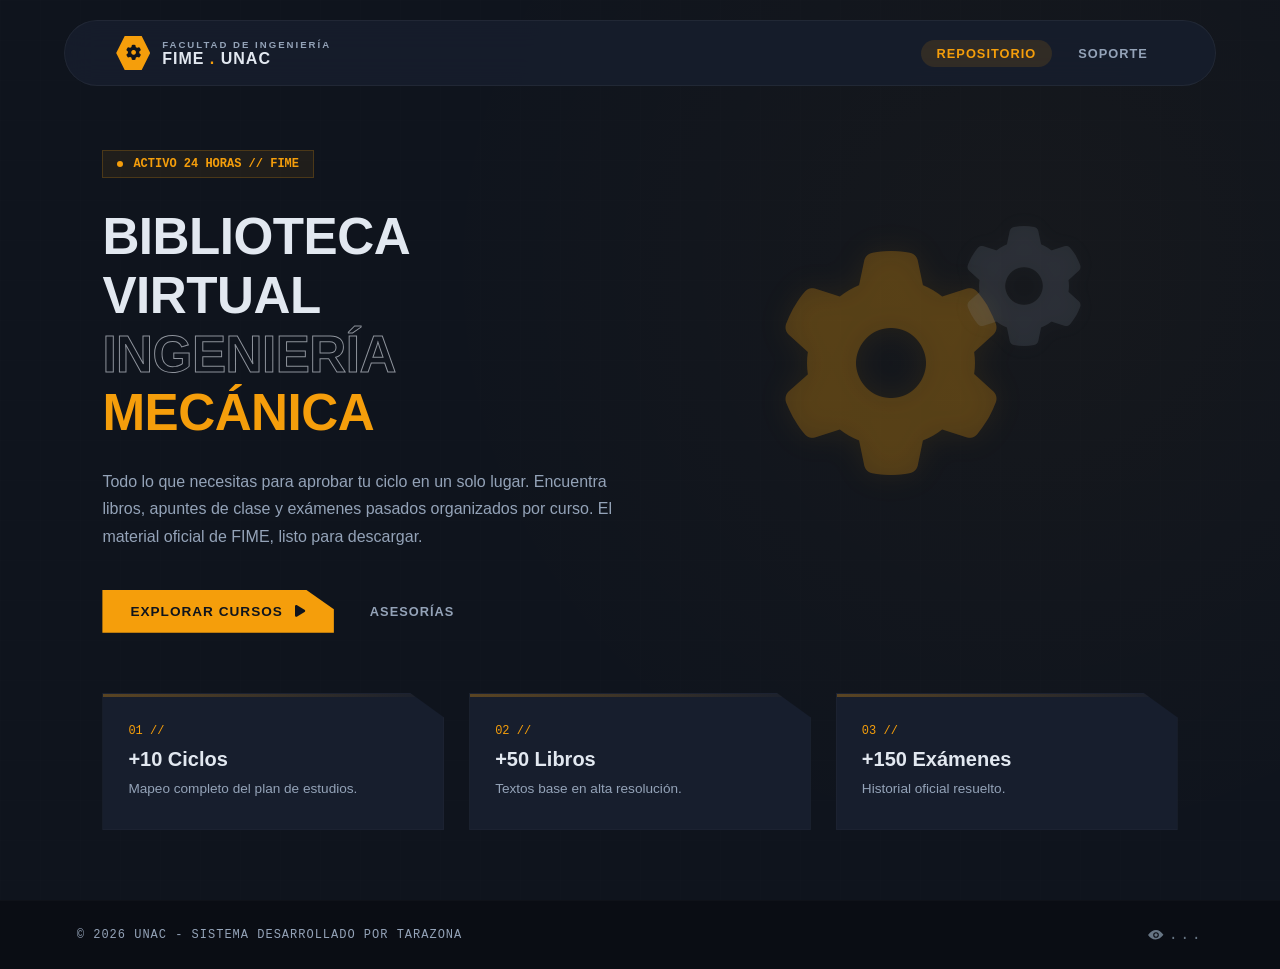
<file: index.html>
<!DOCTYPE html>
<html lang="es">
<head>
    <meta charset="UTF-8">
    <meta name="viewport" content="width=device-width, initial-scale=1.0">
    <title>Biblioteca FIME</title>
    <!-- Iconos oficiales de FontAwesome -->
    <link rel="stylesheet" href="https://cdnjs.cloudflare.com/ajax/libs/font-awesome/6.4.0/css/all.min.css">
    <link rel="stylesheet" href="styles.css">
</head>
<body class="fime-cyber-theme">

    <!-- MENÚ FLOTANTE ASIMÉTRICO TIPO CÁPSULA -->
    <header class="navbar-capsule">
        <div class="brand-identity">
            <div class="hexagon-icon">
                <!-- Tuerca mecánica en constante rotación -->
                <i class="fa-solid fa-gear logo-gear-spin"></i>
            </div>
            <div class="brand-titles">
                 <span class="sub-title">FACULTAD DE INGENIERÍA</span>
                 <span class="main-title">FIME <span class="accent-dot">.</span> UNAC</span>
            </div>
        </div>
        <nav class="nav-capsule-links">
             <a href="cursos.html" class="link-item active">REPOSITORIO</a>
             <!-- <a href="index.html" class="link-item active">INICIO</a> -->
             <!-- <a href="cursos.html" class="link-item">REPOSITORIO</a> -->
             <a href="#soporte" class="link-item hide-mobile">SOPORTE</a>
        </nav>
    </header>

    <!-- CUERPO CENTRAL EQUILIBRADO -->
    <main class="main-viewport">
        <!-- Cuadrícula técnica sutil de fondo -->
        <div class="vector-blueprint-bg"></div>

        <!-- CONTENEDOR DIVIDIDO (TEXTOS IZQUIERDA // ENGRANAJES DERECHA) -->
        <div class="main-split-container">
            
            <!-- LADO IZQUIERDO: CONTENIDO Y TEXTOS -->
            <div class="content-wrapper">
                <div class="sys-terminal-tag">
                    <span class="pulse-indicator"></span>
                    <span class="terminal-text">ACTIVO 24 HORAS // FIME</span>
                </div>

                <h1 class="main-heading">
                    BIBLIOTECA VIRTUAL <br>
                    <span class="stroke-text">INGENIERÍA</span> <span class="gold-block">MECÁNICA</span>
                </h1>

                <p class="project-synopsis">
                   Todo lo que necesitas para aprobar tu ciclo en un solo lugar. Encuentra libros, apuntes de clase y exámenes pasados organizados por curso. El material oficial de FIME, listo para descargar.
                </p>

                <div class="action-dock">
                    <a href="cursos.html" class="action-btn-primary">
                        <span class="btn-inner">EXPLORAR CURSOS</span>
                        <i class="fa-solid fa-play"></i>
                    </a>
                    <!-- Enlace de anclaje inteligente dirigido a la sección específica del repositorio -->
                    <a href="asesoria.html" class="link-item" onclick="if(window.innerWidth < 768) { this.href='asesoria.html'; }">ASESORÍAS</a>
                </div>
            </div>

            <!-- LADO DERECHO: LA TUERCA MECÁNICA EN MOVIMIENTO -->
            <div class="mechanism-wrapper">
                <div class="gear-container-3d">
                    <i class="fa-solid fa-gear gear-animated"></i>
                    <i class="fa-solid fa-gear gear-animated-reverse"></i>
                </div>
            </div>
            
        </div>

        <!-- SECCIÓN DE TARJETAS INFERIORES CON CORTE EN CHAFLÁN -->
        <section class="mechanical-cards-container">
            <div class="mech-card">
                <div class="card-glow-line"></div>
                <div class="card-body">
                    <span class="card-index">01 //</span>
                    <h3>+10 Ciclos</h3>
                    <p>Mapeo completo del plan de estudios.</p>
                </div>
            </div>
            <div class="mech-card">
                <div class="card-glow-line"></div>
                <div class="card-body">
                    <span class="card-index">02 //</span>
                    <h3>+50 Libros</h3>
                    <p>Textos base en alta resolución.</p>
                </div>
            </div>
            <div class="mech-card">
                <div class="card-glow-line"></div>
                <div class="card-body">
                    <span class="card-index">03 //</span>
                    <h3>+150 Exámenes</h3>
                    <p>Historial oficial resuelto.</p>
                </div>
            </div>
        </section>
    </main>

    <!-- PIE DE PÁGINA MINIMALISTA CON ID DE ANCLAJE Y CONTADOR DE VISITAS GLOBAL -->
    <footer id="soporte" class="footer-minimal" style="transition: background-color 0.4s ease, box-shadow 0.4s ease, color 0.4s ease;">
        <span class="dev-sign">© 2026 UNAC - SISTEMA DESARROLLADO POR TARAZONA</span>
        <div class="ver-num" style="text-align: right; font-family: monospace, Courier, 'Courier New'; font-size: 15px; color: #677584; letter-spacing: 2.5px; display: flex; justify-content: flex-end; align-items: center; gap: 8px;">
            <!-- Icono de ojo vectorial y geométrico -->
            <svg xmlns="http://www.w3.org/2000/svg" width="18" height="18" viewBox="0 0 512 512" style="fill: #677584; margin-right: -4px;">
                <path d="M255.66 112c-77.94 0-157.89 45.11-220.83 135.33a16 16 0 00-.27 17.77C82.92 340.8 161.8 384 240.34 384c1.17 0 2.34 0 3.51-.05 92.29-1.92 154.74-49.12 218.14-126.71a16 16 0 00.33-17.65C401.24 161.63 340.09 112 255.66 112zM256 336a80 80 0 1180-80 80.09 80.09 0 01-80 80z"/><circle cx="256" cy="256" r="48"/>
            </svg>
            <span id="busuanzi_value_site_pv">...</span>
        </div>
    </footer>

    <!-- SCRIPT DE CONTADOR GLOBAL ESTABLE PARA GITHUB PAGES -->
    <script async src="https://busuanzi.ibruce.info/busuanzi/2.3/busuanzi.pure.mini.js"></script>

    <!-- SCRIPT DE INTERACCIÓN TÉCNICA PARA EL BOTÓN SOPORTE -->
    <script>
        document.querySelector('a[href="#soporte"]').addEventListener('click', function(e) {
            const footer = document.getElementById('soporte');
            
            // Inyectamos el destello ámbar/dorado de la interfaz
            footer.style.backgroundColor = 'var(--gold-dim)';
            footer.style.boxShadow = 'inset 0 0 20px rgba(245, 158, 11, 0.2), 0px -10px 30px rgba(245, 158, 11, 0.15)';
            footer.style.color = 'var(--gold-tech)';

            // Apagamos el efecto de iluminación tras 800ms devolviendo su estado original mate
            setTimeout(() => {
                footer.style.backgroundColor = '#0a0d14';
                footer.style.boxShadow = 'none';
                footer.style.color = 'rgba(255, 255, 255, 0.2)';
            }, 800);
        });
    </script>

</body>
</html>
</file>
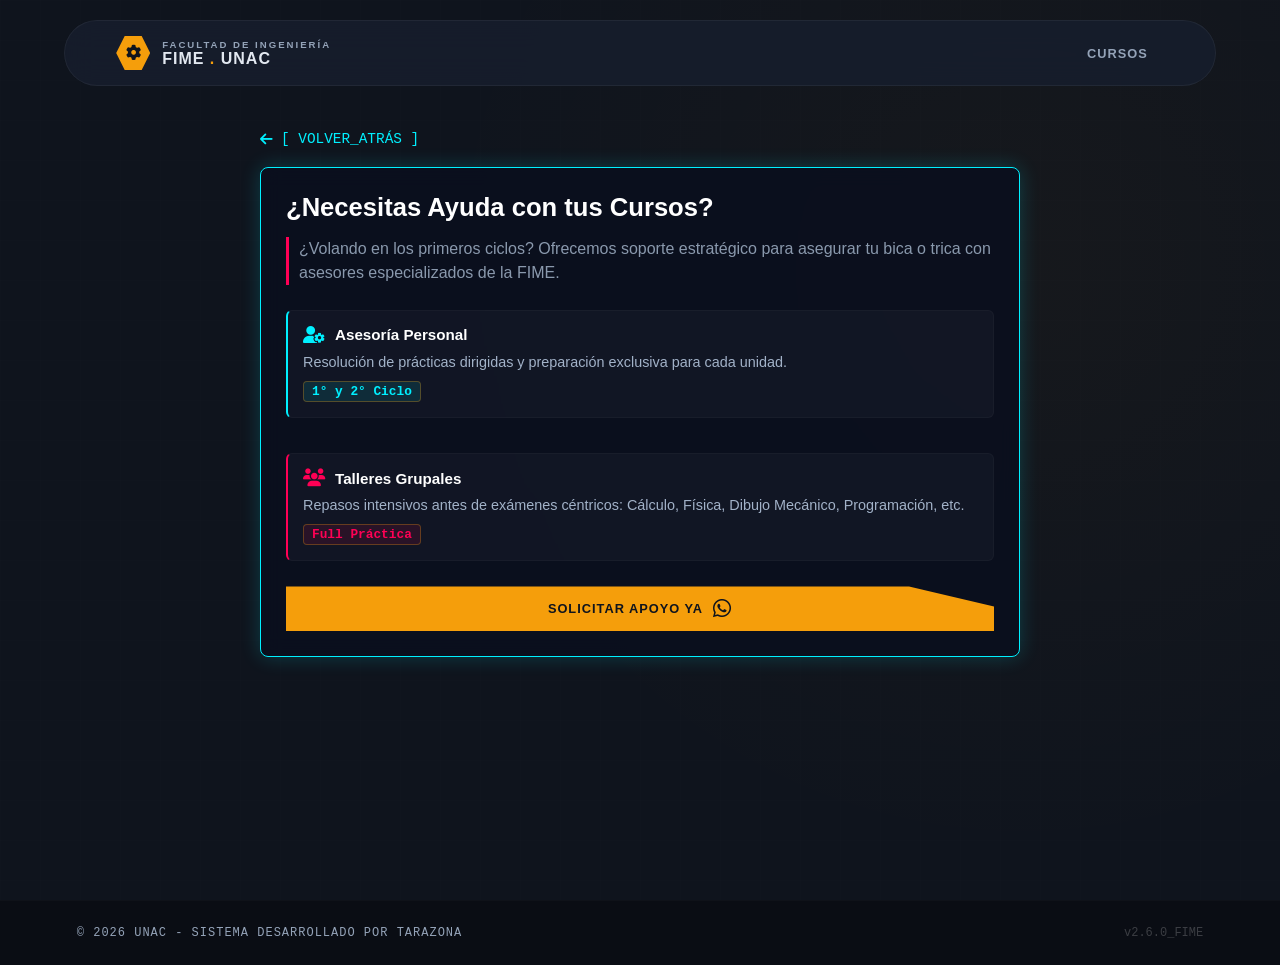
<file: asesoria.html>
<!DOCTYPE html>
<html lang="es">
<head>
    <meta charset="UTF-8">
    <meta name="viewport" content="width=device-width, initial-scale=1.0">
    <title>Biblioteca FIME - Asesoria Académica</title>
    <!-- Iconos oficiales de FontAwesome -->
    <link rel="stylesheet" href="https://cdnjs.cloudflare.com/ajax/libs/font-awesome/6.4.0/css/all.min.css">
    <link rel="stylesheet" href="styles.css">
    <style>
        /* Contenedor adaptativo: pegado arriba en PC, centrado en móviles */
        .mobile-help-container {
            padding: 1px 20px 30px 20px;
            max-width: 800px;
            margin: 0 auto;
            min-height: auto;
            display: flex;
            flex-direction: column;
        }
        
        /* En pantallas táctiles/celulares vuelve a centrarse verticalmente */
        @media (max-width: 767px) {
            .mobile-help-container {
                padding: -1px 20px 30px 20px;
                min-height: 1vh;
                justify-content: center;
            }
        }

        .mobile-help-card {
            background: rgba(10, 15, 30, 0.85);
            border: 1px solid #00f0ff;
            border-radius: 8px;
            padding: 25px;
            box-shadow: 0 0 20px rgba(0, 240, 255, 0.2);
            backdrop-filter: blur(10px);
            width: 100%;
        }
        .mobile-help-card .panel-desc {
            color: #8a99ad;
            font-size: 1rem;
            line-height: 1.5;
            margin-bottom: 25px;
            border-left: 3px solid #ff0055;
            padding-left: 10px;
        }
        .back-repo-btn {
            display: inline-flex;
            align-items: center;
            gap: 8px;
            color: #00f0ff;
            text-decoration: none;
            font-size: 0.9rem;
            margin-bottom: 20px;
            font-family: monospace;
            cursor: pointer;
            width: fit-content;
        }
    </style>
</head>
<body class="fime-cyber-theme">

    <!-- MENÚ FLOTANTE TIPO CÁPSULA -->
    <header class="navbar-capsule">
        <div class="brand-identity">
            <div class="hexagon-icon">
                <i class="fa-solid fa-gear logo-gear-spin"></i>
            </div>
            <div class="brand-titles">
                <span class="sub-title">FACULTAD DE INGENIERÍA</span>
                <span class="main-title">FIME <span class="accent-dot">.</span> UNAC</span>
            </div>
        </div>
        <nav class="nav-capsule-links">
            <!-- <a href="index.html" class="link-item">INICIO</a> -->
            <a href="cursos.html" class="link-item" onclick="window.history.back();">CURSOS</a>
        </nav>
    </header>

    <!-- CONTENEDOR MÓVIL EXCLUSIVO -->
    <div class="dashboard-viewport">
        <div class="vector-blueprint-bg"></div>
        
        <div class="mobile-help-container">
            <!-- BOTÓN DE RETORNO AL HISTORIAL SEGURO -->
            <a href="javascript:void(0);" class="back-repo-btn" onclick="window.history.back();">
                 <i class="fa-solid fa-arrow-left"></i> [ VOLVER_ATRÁS ]
            </a>

            <div class="mobile-help-card">
                <h2 style="color: #ffffff; margin-bottom: 15px; font-size: 1.6rem;">¿Necesitas Ayuda con tus Cursos?</h2>
                <p class="panel-desc">¿Volando en los primeros ciclos? Ofrecemos soporte estratégico para asegurar tu bica o trica con asesores especializados de la FIME.</p>
                
                <div class="services-stack" style="margin-bottom: 25px;">
                    <div class="service-item" style="background: rgba(255,255,255,0.03); padding: 15px; border-radius: 6px; margin-bottom: 15px; border-left: 2px solid #00f0ff;">
                        <div class="service-header" style="display: flex; align-items: center; gap: 10px; margin-bottom: 8px;">
                            <i class="fa-solid fa-user-gear svc-icon" style="color: #00f0ff;"></i>
                            <h4 style="color: #ffffff; margin: 0;">Asesoría Personal</h4>
                        </div>
                        <p style="color: #a2b2c8; font-size: 0.9rem; margin: 0 0 8px 0;">Resolución de prácticas dirigidas y preparación exclusiva para cada unidad.</p>
                        <span class="svc-badge" style="background: rgba(0,240,255,0.1); color: #00f0ff; padding: 2px 8px; font-size: 0.8rem; border-radius: 4px; font-family: monospace;">1° y 2° Ciclo</span>
                    </div>

                    <div class="service-item" style="background: rgba(255,255,255,0.03); padding: 15px; border-radius: 6px; border-left: 2px solid #ff0055;">
                        <div class="service-header" style="display: flex; align-items: center; gap: 10px; margin-bottom: 8px;">
                            <i class="fa-solid fa-users svc-icon" style="color: #ff0055;"></i>
                            <h4 style="color: #ffffff; margin: 0;">Talleres Grupales</h4>
                        </div>
                        <p style="color: #a2b2c8; font-size: 0.9rem; margin: 0 0 8px 0;">Repasos intensivos antes de exámenes céntricos: Cálculo, Física, Dibujo Mecánico, Programación, etc.</p>
                        <span class="svc-badge" style="background: rgba(255,0,85,0.1); color: #ff0055; padding: 2px 8px; font-size: 0.8rem; border-radius: 4px; font-family: monospace;">Full Práctica</span>
                    </div>
                </div>

                <!-- BOTÓN PRINCIPAL DE WHATSAPP -->
                <!-- Reemplaza el enlace del botón de WhatsApp con este: -->
<a href="https://wa.me/51929028924?text=Hola%20mi%20king,%20necesito%20de%20tu%20inmenso%20poder%20acad%C3%A9mico%20para%20salvar%20mis%20cursos." target="_blank" class="action-btn-primary full-width-btn" style="text-decoration: none; text-align: center; display: flex; justify-content: center; align-items: center; gap: 10px; padding: 12px;">
                    <span class="btn-inner">SOLICITAR APOYO YA</span>
                    <i class="fa-brands fa-whatsapp" style="font-size: 1.3rem;"></i>
                </a>
            </div>
        </div>
    </div>
    <!-- PIE DE PÁGINA MINIMALISTA CON ID DE ANCLAJE Y ESTILO DE TRANSICIÓN PARA EL DESTELLO -->
    <footer id="soporte" class="footer-minimal" style="transition: background-color 0.4s ease, box-shadow 0.4s ease, color 0.4s ease;">
        <span class="dev-sign">© 2026 UNAC - SISTEMA DESARROLLADO POR TARAZONA</span>
        <span class="ver-num">v2.6.0_FIME</span>
    </footer>
</body>
</html>
</file>
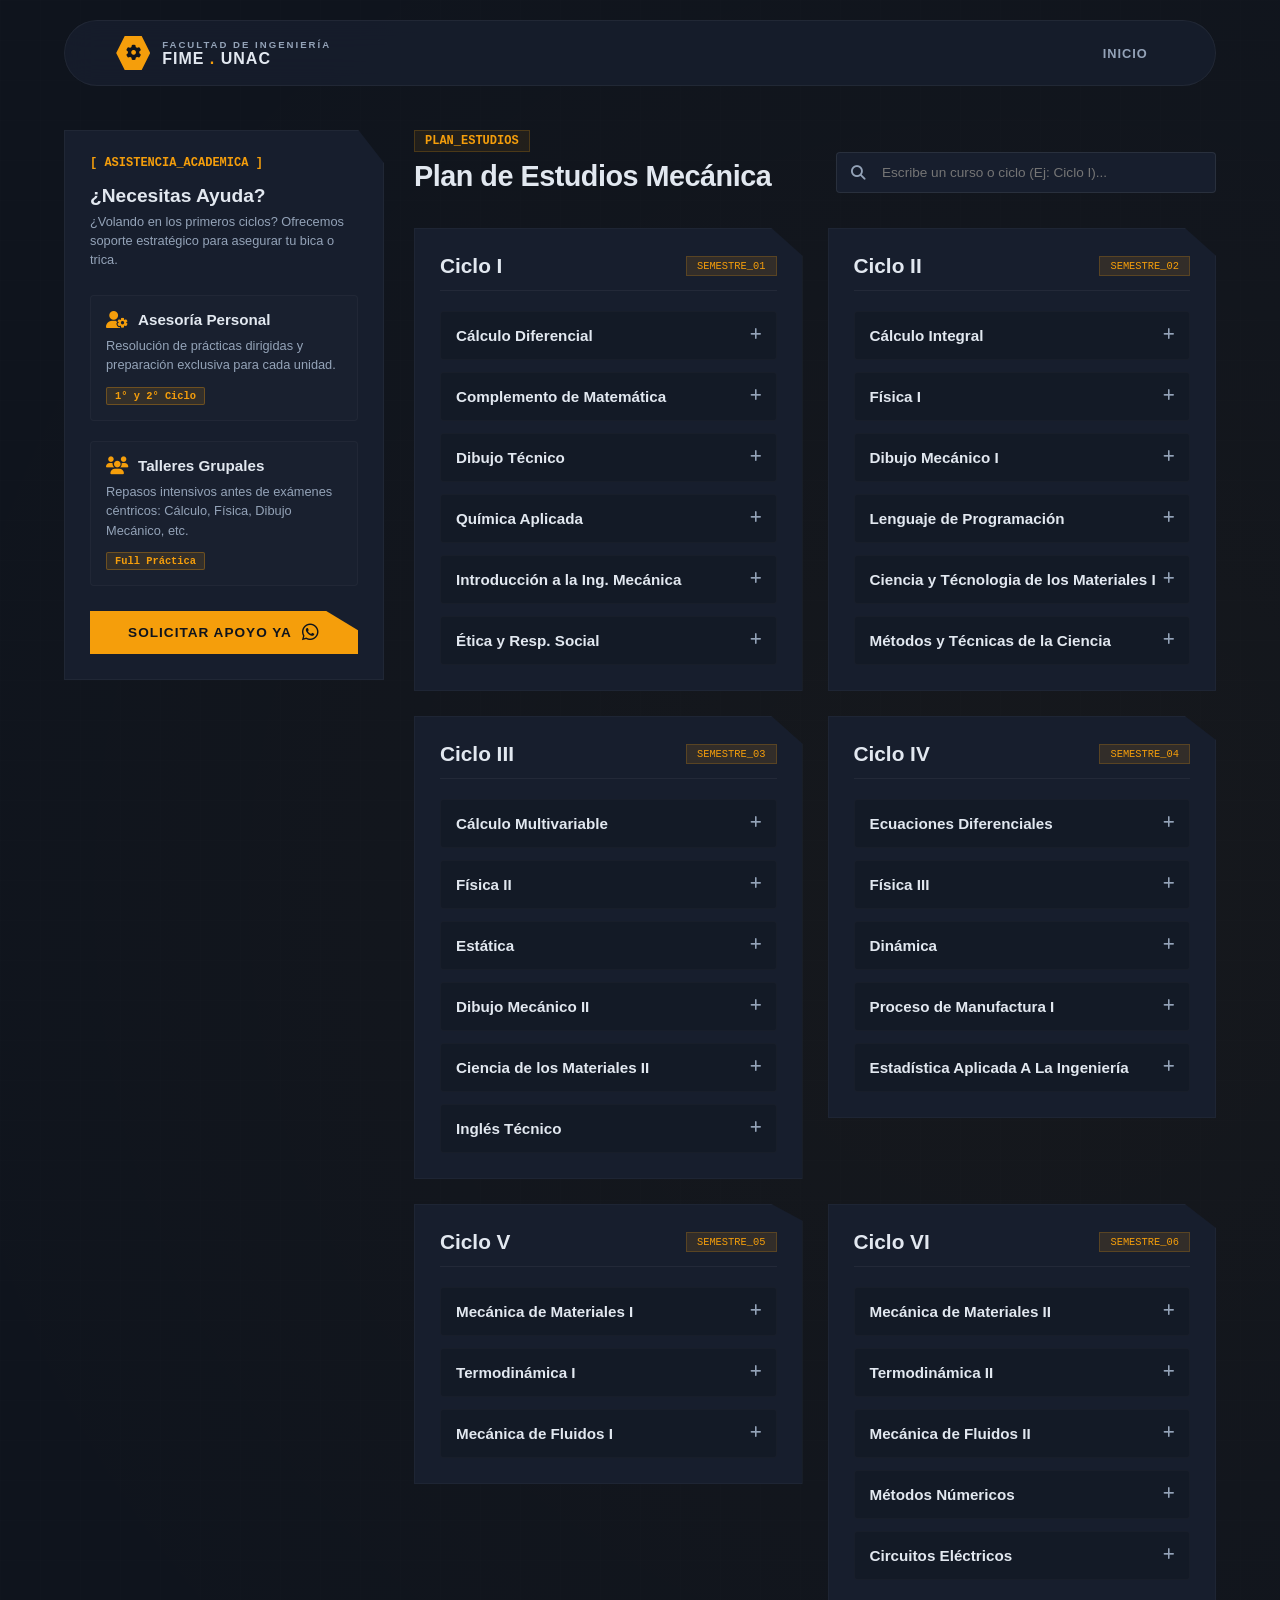
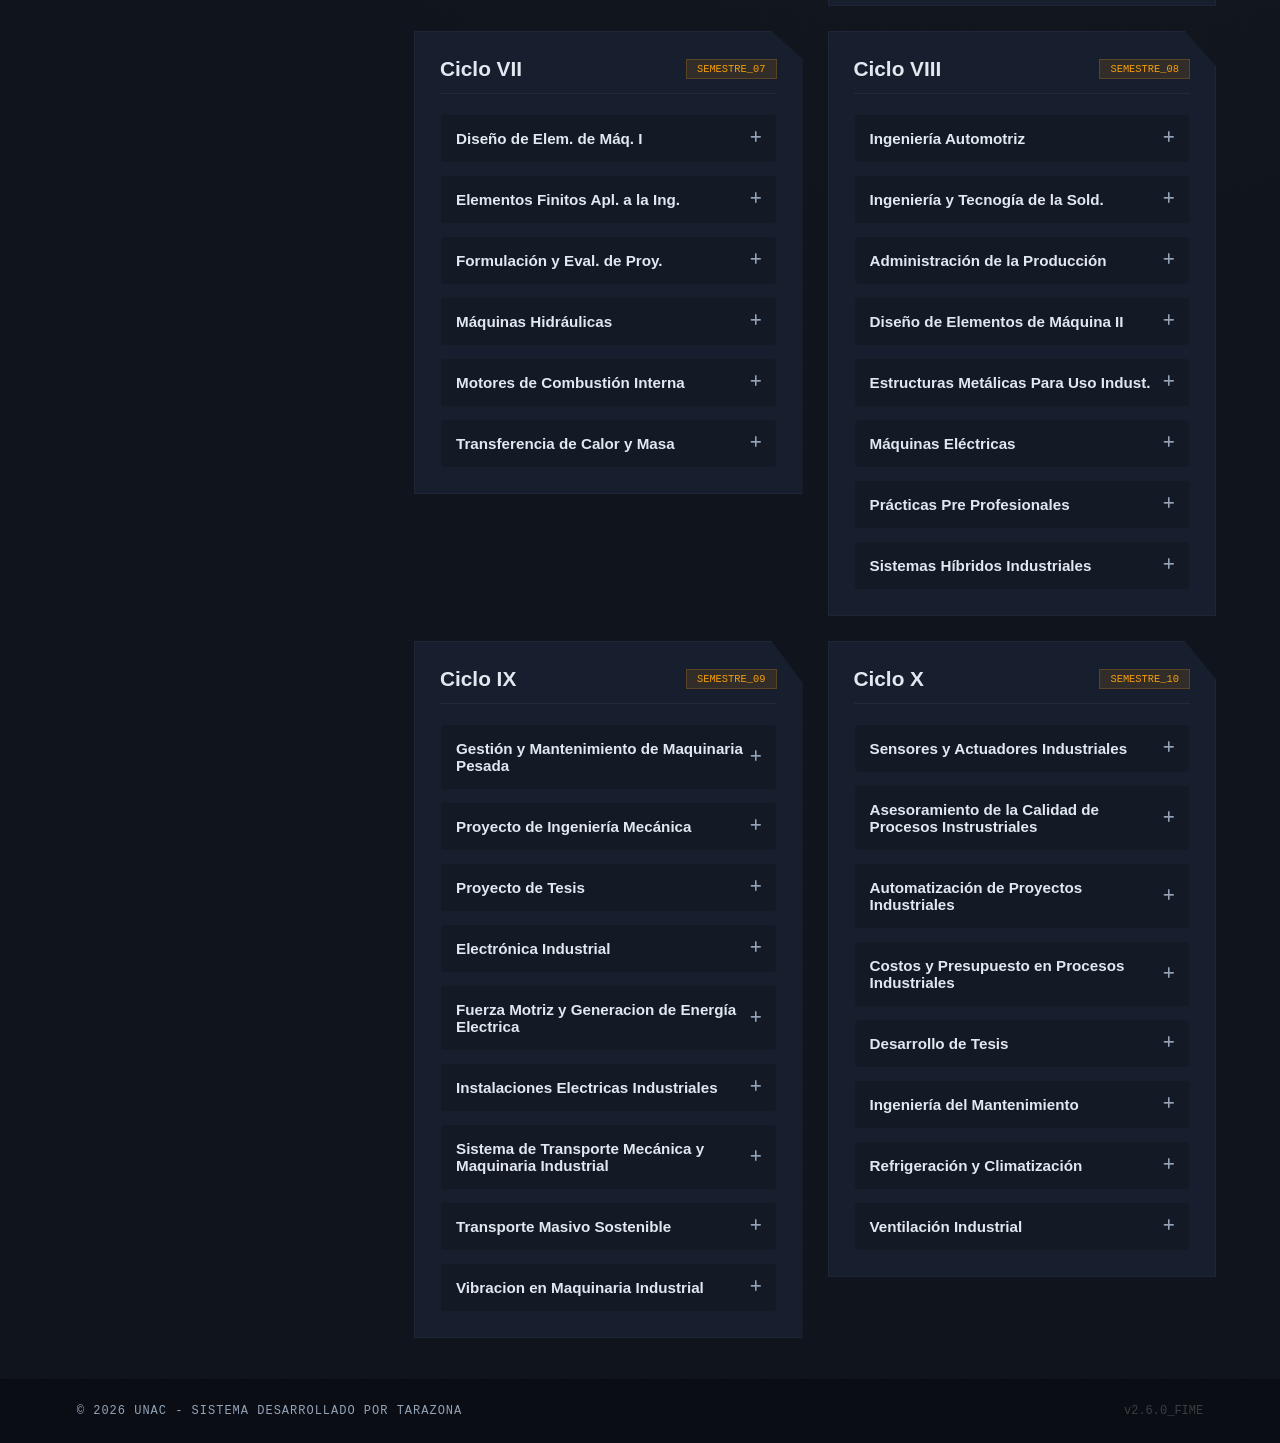
<file: cursos.html>
<!DOCTYPE html>
<html lang="es">
<head>
    <meta charset="UTF-8">
    <meta name="viewport" content="width=device-width, initial-scale=1.0">
    <title>Biblioteca FIME - Ciclos/cursos</title>
    <!-- Iconos de FontAwesome -->
    <link rel="stylesheet" href="https://cdnjs.cloudflare.com/ajax/libs/font-awesome/6.4.0/css/all.min.css">
    <link rel="stylesheet" href="styles.css">
</head>
<body class="fime-cyber-theme">

    <!-- MENÚ FLOTANTE ASIMÉTRICO -->
    <header class="navbar-capsule">
        <div class="brand-identity">
            <div class="hexagon-icon">
                <i class="fa-solid fa-gear logo-gear-spin"></i>
            </div>
            <div class="brand-titles">
                <span class="sub-title">FACULTAD DE INGENIERÍA</span>
                <span class="main-title">FIME <span class="accent-dot">.</span> UNAC</span>
            </div>
        </div>
        <nav class="nav-capsule-links">
            <a href="index.html" class="link-item">INICIO</a>
            <!--<a href="cursos.html" class="link-item">REPOSITORIO</a>
             <a href="clases.html" class="link-item active">CICLOS</a> -->
        </nav>
    </header>

    <!-- CONTENEDOR PRINCIPAL -->
    <div class="dashboard-viewport">
        <div class="vector-blueprint-bg"></div>

        <div class="dashboard-layout-grid">
            
            <!-- PANEL IZQUIERDO: MÓDULO DE ASISTENCIA -->
            <aside class="terminal-sidebar" id="helpSidebar">
                <div class="sidebar-trigger" onclick="toggleHelpPanel()">
                    <div class="panel-tag">
                        <span class="terminal-text"> [ ASISTENCIA_ACADEMICA ] </span>
                    </div>
                    <div class="trigger-title-flex">
                        <h3>¿Necesitas Ayuda?</h3>
                        <i class="fa-solid fa-chevron-down" id="triggerArrow"></i>
                    </div>
                </div>
                
                <div class="sidebar-collapsible-content" id="helpContent">
                    <p class="panel-desc">¿Volando en los primeros ciclos? Ofrecemos soporte estratégico para asegurar tu bica o trica.</p>
                    
                    <div class="services-stack">
                        <div class="service-item">
                            <div class="service-header">
                                <i class="fa-solid fa-user-gear svc-icon"></i>
                                <h4>Asesoría Personal</h4>
                            </div>
                            <p>Resolución de prácticas dirigidas y preparación exclusiva para cada unidad.</p>
                            <span class="svc-badge">1° y 2° Ciclo</span>
                        </div>

                        <div class="service-item">
                            <div class="service-header">
                                <i class="fa-solid fa-users svc-icon"></i>
                                <h4>Talleres Grupales</h4>
                            </div>
                            <p>Repasos intensivos antes de exámenes céntricos: Cálculo, Física, Dibujo Mecánico, etc.</p>
                            <span class="svc-badge">Full Práctica</span>
                        </div>
                    </div>

                    <!-- REEMPLAZA EL BOTÓN DE WHATSAPP CON ESTE BLOQUE DEFINITIVO -->
                    <a href="https://wa.me/51929028924?text=Hola%20mi%20king,%20mis%20cursos%20est%C3%A1n%20al%20borde%20del%20colapso.%20Ponle%20precio%20a%20mi%20salvaci%C3%B3n%20acad%C3%A9mica%20antes%20de%20que%20sea%20tarde." target="_blank" class="action-btn-primary full-width-btn" style="text-decoration: none; text-align: center; display: flex; justify-content: center; align-items: center; gap: 10px; padding: 12px;">
                        <span class="btn-inner" style="font-weight: 800; font-size: 0.85rem; letter-spacing: 1px;">SOLICITAR APOYO YA</span>
                        <i class="fa-brands fa-whatsapp" style="font-size: 1.2rem;"></i>
                    </a>
                </div>
            </aside>

            <!-- PANEL CENTRAL/DERECHO: REPOSITORIO MAPEADO CON BUSCADOR -->
            <main class="repository-content">
                <div class="repo-header-flex">
                    <div class="repo-title-block">
                        <div class="sys-terminal-tag compact-tag">
                            <span class="terminal-text">PLAN_ESTUDIOS</span>
                        </div>
                        <h2>Plan de Estudios Mecánica</h2>
                    </div>

                    <div class="cyber-search-box">
                        <i class="fa-solid fa-magnifying-glass search-inner-icon"></i>
                        <input type="text" id="courseSearch" placeholder="Escribe un curso o ciclo (Ej: Ciclo I)...">
                    </div>
                </div>

                <!-- CONTENEDOR EN REJILLA DE LOS CICLOS -->
                <div class="cycles-grid-container">

                    <!-- ================= CICLO I ================= -->
                    <div class="cycle-section-card">
                        <div class="cycle-card-header">
                            <h3>Ciclo I</h3>
                            <span class="cycle-badge-tech">SEMESTRE_01</span>
                        </div>
                        <div class="courses-accordion-stack">
                            <div class="accordion-item course-card" data-keywords="calculo diferencial matematica ciclo i primero">
                                <button class="accordion-trigger" onclick="toggleAccordion(this)"><h3>Cálculo Diferencial</h3><i class="fa-solid fa-plus icon-state"></i></button>
                                <div class="accordion-panel"><div class="folder-grid-actions"><a href="https://drive.google.com/drive/folders/1QcYvQdr6US311BkOux1mRg56eGZ1yIHO?usp=drive_link" class="folder-btn btn-exam"><i class="fa-solid fa-file-signature"></i> EXÁMENES</a><a href="https://drive.google.com/drive/folders/1-cU1-DAl6mHh5frFQrVGzXgwnysPHevE?usp=drive_link" class="folder-btn btn-book"><i class="fa-solid fa-book-bookmark"></i> LIBROS</a><a href="https://drive.google.com/drive/folders/1U8MMd9lUt8QYo83x5rNvavouWYLs1tsE?usp=drive_link" class="folder-btn btn-class"><i class="fa-solid fa-video"></i> CLASES</a></div></div>
                            </div>
                            <div class="accordion-item course-card" data-keywords="complemento de matematica ciclo i primero">
                                <button class="accordion-trigger" onclick="toggleAccordion(this)"><h3>Complemento de Matemática</h3><i class="fa-solid fa-plus icon-state"></i></button>
                                <div class="accordion-panel"><div class="folder-grid-actions"><a href="https://drive.google.com/drive/folders/1QN_SqpNVJR8AAyAlU5UhQfTy2TvHdGKi?usp=drive_link" class="folder-btn btn-exam"><i class="fa-solid fa-file-signature"></i> EXÁMENES</a><a href="https://drive.google.com/drive/folders/1MS0nXixC6jAZxz_vgGCSYgPp7lmzZu8K?usp=drive_link" class="folder-btn btn-book"><i class="fa-solid fa-book-bookmark"></i> LIBROS</a><a href="https://drive.google.com/drive/folders/1Gf6sj-M_1dG3lA54j1C3bEAfybVtHLYb?usp=drive_link" class="folder-btn btn-class"><i class="fa-solid fa-video"></i> CLASES</a></div></div>
                            </div>
                            <div class="accordion-item course-card" data-keywords="dibujo tecnico planos ciclo i primero">
                                <button class="accordion-trigger" onclick="toggleAccordion(this)"><h3>Dibujo Técnico</h3><i class="fa-solid fa-plus icon-state"></i></button>
                                <div class="accordion-panel"><div class="folder-grid-actions"><a href="https://drive.google.com/drive/folders/1duxxYAgI5lCp3DnENhsQecMJV4wC_VMx?usp=drive_link" class="folder-btn btn-exam"><i class="fa-solid fa-file-signature"></i> EXÁMENES</a><a href="https://drive.google.com/drive/folders/1HLFYzPnIOUUSI1VHCq8N-zhzoqh_HOgv?usp=drive_link" class="folder-btn btn-book"><i class="fa-solid fa-book-bookmark"></i> LIBROS</a><a href="https://drive.google.com/drive/folders/1GHgHdy2X6w9XuR6DB7BVPeab8bYeL0bW?usp=drive_link" class="folder-btn btn-class"><i class="fa-solid fa-video"></i> CLASES</a></div></div>
                            </div>
                            <div class="accordion-item course-card" data-keywords="quimica aplicada laboratorio ciclo i primero">
                                <button class="accordion-trigger" onclick="toggleAccordion(this)"><h3>Química Aplicada</h3><i class="fa-solid fa-plus icon-state"></i></button>
                                <div class="accordion-panel"><div class="folder-grid-actions"><a href="https://drive.google.com/drive/folders/1c-ENTE-YLqDGeSR1d34kYUiC0M7A1_Np?usp=drive_link" class="folder-btn btn-exam"><i class="fa-solid fa-file-signature"></i> EXÁMENES</a><a href="https://drive.google.com/drive/folders/12kXh5hU726Jv_UvWXs_OylcowFjcowy8?usp=drive_link" class="folder-btn btn-book"><i class="fa-solid fa-book-bookmark"></i> LIBROS</a><a href="https://drive.google.com/drive/folders/15_Bfe2EclC5hR7Bx1oCVDAj3qAREcPjI?usp=drive_link" class="folder-btn btn-class"><i class="fa-solid fa-video"></i> CLASES</a></div></div>
                            </div>
                            <div class="accordion-item course-card" data-keywords="introduccion a la ing mecanica ciclo i primero">
                                <button class="accordion-trigger" onclick="toggleAccordion(this)"><h3>Introducción a la Ing. Mecánica</h3><i class="fa-solid fa-plus icon-state"></i></button>
                                <div class="accordion-panel"><div class="folder-grid-actions"><a href="https://drive.google.com/drive/folders/1S97_Hv4pxjKDPm4MxhEXPAprgltDw6b8?usp=drive_link" class="folder-btn btn-exam"><i class="fa-solid fa-file-signature"></i> EXÁMENES</a><a href="https://drive.google.com/drive/folders/1I5OEiT_diXgi-r2WgWkz7z9alzB_bMIQ?usp=drive_link" class="folder-btn btn-book"><i class="fa-solid fa-book-bookmark"></i> LIBROS</a><a href="https://drive.google.com/drive/folders/10B9Bc3E9RTkfH8L3X_vP_bUG-Ke_d4n6?usp=drive_link" class="folder-btn btn-class"><i class="fa-solid fa-video"></i> CLASES</a></div></div>
                            </div>
                            <div class="accordion-item course-card" data-keywords="etica y resp social responsabilidad ciclo i primero">
                                <button class="accordion-trigger" onclick="toggleAccordion(this)"><h3>Ética y Resp. Social</h3><i class="fa-solid fa-plus icon-state"></i></button>
                                <div class="accordion-panel"><div class="folder-grid-actions"><a href="https://drive.google.com/drive/folders/1N0V3O9uvqsZFUPFPhDOqPIjBqM_22HCM?usp=drive_link" class="folder-btn btn-exam"><i class="fa-solid fa-file-signature"></i> EXÁMENES</a><a href="https://drive.google.com/drive/folders/1cHwFlOiB_7Caf9dcGa_m7ULDqP6ra2yt?usp=drive_link" class="folder-btn btn-book"><i class="fa-solid fa-book-bookmark"></i> LIBROS</a><a href="https://drive.google.com/drive/folders/1r6SuZUW_K-cDmfqzuDq-EKxqnyI5lRPY?usp=drive_link" class="folder-btn btn-class"><i class="fa-solid fa-video"></i> CLASES</a></div></div>
                            </div>
                        </div>
                    </div>

                    <!-- ================= CICLO II ================= -->
                    <div class="cycle-section-card">
                        <div class="cycle-card-header">
                            <h3>Ciclo II</h3>
                            <span class="cycle-badge-tech">SEMESTRE_02</span>
                        </div>
                        <div class="courses-accordion-stack">
                            <div class="accordion-item course-card" data-keywords="calculo integral matematica ciclo ii segundo">
                                <button class="accordion-trigger" onclick="toggleAccordion(this)"><h3>Cálculo Integral</h3><i class="fa-solid fa-plus icon-state"></i></button>
                                <div class="accordion-panel"><div class="folder-grid-actions"><a href="https://drive.google.com/drive/folders/1K3DaSPkdWSahDWbCJKAUw-sYm1FOXUwT?usp=drive_link" class="folder-btn btn-exam"><i class="fa-solid fa-file-signature"></i> EXÁMENES</a><a href="https://drive.google.com/drive/folders/18EFgXB3KAlro5vcFeC1CYs0V3ZkqV5Vd?usp=drive_link" class="folder-btn btn-book"><i class="fa-solid fa-book-bookmark"></i> LIBROS</a><a href="https://drive.google.com/drive/folders/1ZDz0-HwfRf3o01SsHHyt7wkK80TWbg4d?usp=drive_link" class="folder-btn btn-class"><i class="fa-solid fa-video"></i> CLASES</a></div></div>
                            </div>
                            <div class="accordion-item course-card" data-keywords="fisica i mecanica ciclo ii segundo">
                                <button class="accordion-trigger" onclick="toggleAccordion(this)"><h3>Física I</h3><i class="fa-solid fa-plus icon-state"></i></button>
                                <div class="accordion-panel"><div class="folder-grid-actions"><a href="https://drive.google.com/drive/folders/1r2zCGN2cc4HfYH--naSAVZl_9AKjC7E2?usp=drive_link" class="folder-btn btn-exam"><i class="fa-solid fa-file-signature"></i> EXÁMENES</a><a href="https://drive.google.com/drive/folders/1J9vy08poPDOFPdg2Uyjyqs7siqUgqNbJ?usp=drive_link" class="folder-btn btn-book"><i class="fa-solid fa-book-bookmark"></i> LIBROS</a><a href="https://drive.google.com/drive/folders/1OmgALGLouy64ZG795y6MOObkIWX_uCqC?usp=drive_link" class="folder-btn btn-class"><i class="fa-solid fa-video"></i> CLASES</a></div></div>
                            </div>
                            <div class="accordion-item course-card" data-keywords="dibujo mecanico i cad ciclo ii segundo">
                                <button class="accordion-trigger" onclick="toggleAccordion(this)"><h3>Dibujo Mecánico I</h3><i class="fa-solid fa-plus icon-state"></i></button>
                                <div class="accordion-panel"><div class="folder-grid-actions"><a href="https://drive.google.com/drive/folders/14ktXeT_TwXECCX-MhEa0627iPAYO3hXB?usp=drive_link" class="folder-btn btn-exam"><i class="fa-solid fa-file-signature"></i> EXÁMENES</a><a href="https://drive.google.com/drive/folders/1ym4ju6kzql7UvdqmSS42XVFaIS5SVB6g?usp=drive_link" class="folder-btn btn-book"><i class="fa-solid fa-book-bookmark"></i> LIBROS</a><a href="https://drive.google.com/drive/folders/1PQfv55zT896pyn0mb0LFiP8LSdMpLgOC?usp=drive_link" class="folder-btn btn-class"><i class="fa-solid fa-video"></i> CLASES</a></div></div>
                            </div>
                            <div class="accordion-item course-card" data-keywords="lenguaje de programacion informatica ciclo ii segundo">
                                <button class="accordion-trigger" onclick="toggleAccordion(this)"><h3>Lenguaje de Programación</h3><i class="fa-solid fa-plus icon-state"></i></button>
                                <div class="accordion-panel"><div class="folder-grid-actions"><a href="https://drive.google.com/drive/folders/1WtkWGp_7J3uosn7sVY5_3qwAUlRwA5io?usp=drive_link" class="folder-btn btn-exam"><i class="fa-solid fa-file-signature"></i> EXÁMENES</a><a href="https://drive.google.com/drive/folders/18LfOr5P8jMXhc2e8fg7VixokSmTN799m?usp=drive_link" class="folder-btn btn-book"><i class="fa-solid fa-book-bookmark"></i> LIBROS</a><a href="https://drive.google.com/drive/folders/1lDcQ4KMfKd8Xx3Iu60VD273r_7YleH9x?usp=drive_link" class="folder-btn btn-class"><i class="fa-solid fa-video"></i> CLASES</a></div></div>
                            </div>
                            <div class="accordion-item course-card" data-keywords="ciencia y tecnologia de los materiales i ciclo ii segundo">
                                <button class="accordion-trigger" onclick="toggleAccordion(this)"><h3>Ciencia y Técnologia de los Materiales I</h3><i class="fa-solid fa-plus icon-state"></i></button>
                                <div class="accordion-panel"><div class="folder-grid-actions"><a href="https://drive.google.com/drive/folders/1r3klFQly8TFCXolOJO0bcvheYnXqlNLm?usp=drive_link" class="folder-btn btn-exam"><i class="fa-solid fa-file-signature"></i> EXÁMENES</a><a href="https://drive.google.com/drive/folders/1etInM1NtppPXAF9wB9qjKNSI-Hx37XSM?usp=drive_link" class="folder-btn btn-book"><i class="fa-solid fa-book-bookmark"></i> LIBROS</a><a href="https://drive.google.com/drive/folders/1-RKfnaOhZOQVILn6FsrILDVR_4tPHeH9?usp=drive_link" class="folder-btn btn-class"><i class="fa-solid fa-video"></i> CLASES</a></div></div>
                            </div>
                            <div class="accordion-item course-card" data-keywords="metodos y tecnicas de la ciencia investigacion ciclo ii segundo">
                                <button class="accordion-trigger" onclick="toggleAccordion(this)"><h3>Métodos y Técnicas de la Ciencia</h3><i class="fa-solid fa-plus icon-state"></i></button>
                                <div class="accordion-panel"><div class="folder-grid-actions"><a href="https://drive.google.com/drive/folders/1w13O7la80j0_g6QTYRIttv4RaBk4SI5_?usp=drive_link" class="folder-btn btn-exam"><i class="fa-solid fa-file-signature"></i> EXÁMENES</a><a href="https://drive.google.com/drive/folders/1mgmExwy--Vmb98-DSv8QHFJhz9h4V3Os?usp=drive_link" class="folder-btn btn-book"><i class="fa-solid fa-book-bookmark"></i> LIBROS</a><a href="https://drive.google.com/drive/folders/1FA1qwuCkgq5GyzsKpGGzrvGxGGo83SV4?usp=drive_link" class="folder-btn btn-class"><i class="fa-solid fa-video"></i> CLASES</a></div></div>
                            </div>
                        </div>
                    </div>

                    <!-- ================= CICLO III ================= -->
                    <div class="cycle-section-card">
                        <div class="cycle-card-header">
                            <h3>Ciclo III</h3>
                            <span class="cycle-badge-tech">SEMESTRE_03</span>
                        </div>
                        <div class="courses-accordion-stack">
                            <div class="accordion-item course-card" data-keywords="calculo multivariable matematica ciclo iii tercero">
                                <button class="accordion-trigger" onclick="toggleAccordion(this)"><h3>Cálculo Multivariable</h3><i class="fa-solid fa-plus icon-state"></i></button>
                                <div class="accordion-panel"><div class="folder-grid-actions"><a href="https://drive.google.com/drive/folders/1YlfhGCCxedVucuLcTmLk3JfF7QnN_7T1?usp=drive_link" class="folder-btn btn-exam"><i class="fa-solid fa-file-signature"></i> EXÁMENES</a><a href="https://drive.google.com/drive/folders/1AadtdrZ5fToKPO55hzBggVH_lS9cYq7f?usp=drive_link" class="folder-btn btn-book"><i class="fa-solid fa-book-bookmark"></i> LIBROS</a><a href="https://drive.google.com/drive/folders/19BaA3MtnYb_J2ExtnaGIlkQr9o9aTi5J?usp=drive_link" class="folder-btn btn-class"><i class="fa-solid fa-video"></i> CLASES</a></div></div>
                            </div>
                            <div class="accordion-item course-card" data-keywords="fisica ii electromagnetismo ciclo iii tercero">
                                <button class="accordion-trigger" onclick="toggleAccordion(this)"><h3>Física II</h3><i class="fa-solid fa-plus icon-state"></i></button>
                                <div class="accordion-panel"><div class="folder-grid-actions"><a href="https://drive.google.com/drive/folders/1COTizFU2GWdZwjhpECHLYE-aukQZZWo_?usp=drive_link" class="folder-btn btn-exam"><i class="fa-solid fa-file-signature"></i> EXÁMENES</a><a href="https://drive.google.com/drive/folders/1oCeGRvFZo1RuO4IZSlpB_-beJqmZqN6n?usp=drive_link" class="folder-btn btn-book"><i class="fa-solid fa-book-bookmark"></i> LIBROS</a><a href="https://drive.google.com/drive/folders/15YOmuLgoB8lUvvMfYIy-xnkmTJCHyWdO?usp=drive_link" class="folder-btn btn-class"><i class="fa-solid fa-video"></i> CLASES</a></div></div>
                            </div>
                            <div class="accordion-item course-card" data-keywords="estatica fuerzas vectores ciclo iii tercero">
                                <button class="accordion-trigger" onclick="toggleAccordion(this)"><h3>Estática</h3><i class="fa-solid fa-plus icon-state"></i></button>
                                <div class="accordion-panel"><div class="folder-grid-actions"><a href="https://drive.google.com/drive/folders/1TFhAnsAX0lkm7yiCx3GiNZPDnEMJ_2vn?usp=drive_link" class="folder-btn btn-exam"><i class="fa-solid fa-file-signature"></i> EXÁMENES</a><a href="https://drive.google.com/drive/folders/1xx0qZNjhga1jmhYl2t088EyOYQSuVV_y?usp=drive_link" class="folder-btn btn-book"><i class="fa-solid fa-book-bookmark"></i> LIBROS</a><a href="https://drive.google.com/drive/folders/1MaKrUUjQT3WuqcfZK-8uulS3_32pCgGl?usp=drive_link" class="folder-btn btn-class"><i class="fa-solid fa-video"></i> CLASES</a></div></div>
                            </div>
                            <div class="accordion-item course-card" data-keywords="dibujo mecanico ii autocad ciclo iii tercero">
                                <button class="accordion-trigger" onclick="toggleAccordion(this)"><h3>Dibujo Mecánico II</h3><i class="fa-solid fa-plus icon-state"></i></button>
                                <div class="accordion-panel"><div class="folder-grid-actions"><a href="https://drive.google.com/drive/folders/1dKDP5SEMm-U694km9y1SKa3Yv4atALzk?usp=drive_link" class="folder-btn btn-exam"><i class="fa-solid fa-file-signature"></i> EXÁMENES</a><a href="https://drive.google.com/drive/folders/1eFu5reHV7xPErB1VnnpOprz5xnO-fsrl?usp=drive_link" class="folder-btn btn-book"><i class="fa-solid fa-book-bookmark"></i> LIBROS</a><a href="https://drive.google.com/drive/folders/1ylDIiJA-33vpNp_BslujzZyD_4bf3Llu?usp=drive_link" class="folder-btn btn-class"><i class="fa-solid fa-video"></i> CLASES</a></div></div>
                            </div>
                            <div class="accordion-item course-card" data-keywords="ciencia de los materiales ii aleaciones ciclo iii tercero">
                                <button class="accordion-trigger" onclick="toggleAccordion(this)"><h3>Ciencia de los Materiales II</h3><i class="fa-solid fa-plus icon-state"></i></button>
                                <div class="accordion-panel"><div class="folder-grid-actions"><a href="https://drive.google.com/drive/folders/1aaKPddWmItZnYcpY1xfTeJ_B0feK2152?usp=drive_link" class="folder-btn btn-exam"><i class="fa-solid fa-file-signature"></i> EXÁMENES</a><a href="https://drive.google.com/drive/folders/1GNtEZAFS78EgymfiQRVsHw8m2vvjXW4X?usp=drive_link" class="folder-btn btn-book"><i class="fa-solid fa-book-bookmark"></i> LIBROS</a><a href="https://drive.google.com/drive/folders/1iKSEkHMivmyFuWH3FV4MOgaFbifG8Woh?usp=drive_link" class="folder-btn btn-class"><i class="fa-solid fa-video"></i> CLASES</a></div></div>
                            </div>
                            <div class="accordion-item course-card" data-keywords="ingles tecnico idioma ciclo iii tercero">
                                <button class="accordion-trigger" onclick="toggleAccordion(this)"><h3>Inglés Técnico</h3><i class="fa-solid fa-plus icon-state"></i></button>
                                <div class="accordion-panel"><div class="folder-grid-actions"><a href="https://drive.google.com/drive/folders/1ofWhONOJBnlC7zFgmgAwwzXgeJRaUkME?usp=drive_link" class="folder-btn btn-exam"><i class="fa-solid fa-file-signature"></i> EXÁMENES</a><a href="https://drive.google.com/drive/folders/1LamcFiSVux-vckClquU_K2tIS800GlvZ?usp=drive_link" class="folder-btn btn-book"><i class="fa-solid fa-book-bookmark"></i> LIBROS</a><a href="https://drive.google.com/drive/folders/1IDh07P6vy4ZH_nFY2rApcTPlkTge-FGT?usp=drive_link" class="folder-btn btn-class"><i class="fa-solid fa-video"></i> CLASES</a></div></div>
                            </div>
                        </div>
                    </div>

                    <!-- ================= CICLO IV ================= -->
                    <div class="cycle-section-card">
                        <div class="cycle-card-header">
                            <h3>Ciclo IV</h3>
                            <span class="cycle-badge-tech">SEMESTRE_04</span>
                        </div>
                        <div class="courses-accordion-stack">
                            <div class="accordion-item course-card" data-keywords="ecuaciones diferenciales edo ciclo iv cuarto">
                                <button class="accordion-trigger" onclick="toggleAccordion(this)"><h3>Ecuaciones Diferenciales</h3><i class="fa-solid fa-plus icon-state"></i></button>
                                <div class="accordion-panel"><div class="folder-grid-actions"><a href="https://drive.google.com/drive/folders/1Fqa0-ZMIZH24A3-ONrf-cIJq8fWmrOrJ?usp=drive_link" class="folder-btn btn-exam"><i class="fa-solid fa-file-signature"></i> EXÁMENES</a><a href="https://drive.google.com/drive/folders/1CKoENb7L_M8u91oS3obRxmVMLfKKymDU?usp=drive_link" class="folder-btn btn-book"><i class="fa-solid fa-book-bookmark"></i> LIBROS</a><a href="https://drive.google.com/drive/folders/1u4OCuTqnzXupUKIPYYYiU9t65WTYiDlc?usp=drive_link" class="folder-btn btn-class"><i class="fa-solid fa-video"></i> CLASES</a></div></div>
                            </div>
                            <div class="accordion-item course-card" data-keywords="fisica iii optica ondas ciclo iv cuarto">
                                <button class="accordion-trigger" onclick="toggleAccordion(this)"><h3>Física III</h3><i class="fa-solid fa-plus icon-state"></i></button>
                                <div class="accordion-panel"><div class="folder-grid-actions"><a href="https://drive.google.com/drive/folders/1W2W-ECMKVnFrN01rYdRag3G869kPFfEG?usp=drive_link" class="folder-btn btn-exam"><i class="fa-solid fa-file-signature"></i> EXÁMENES</a><a href="https://drive.google.com/drive/folders/1UTt7FwHBEXd-5VUPboJdtlg_ajke_LhI?usp=drive_link" class="folder-btn btn-book"><i class="fa-solid fa-book-bookmark"></i> LIBROS</a><a href="https://drive.google.com/drive/folders/1V7kfVSXTp1IC4GHZ1dTp63nTmloLztwz?usp=drive_link" class="folder-btn btn-class"><i class="fa-solid fa-video"></i> CLASES</a></div></div>
                            </div>
                            <div class="accordion-item course-card" data-keywords="dinamica cinemica ciclo iv cuarto">
                                <button class="accordion-trigger" onclick="toggleAccordion(this)"><h3>Dinámica</h3><i class="fa-solid fa-plus icon-state"></i></button>
                                <div class="accordion-panel"><div class="folder-grid-actions"><a href="https://drive.google.com/drive/folders/1gmnbye1z0kG6L_C6xXa8u5FHWfQcEO5x?usp=drive_link" class="folder-btn btn-exam"><i class="fa-solid fa-file-signature"></i> EXÁMENES</a><a href="https://drive.google.com/drive/folders/1yDZ2mcbdI3-jTPaZNpaTUknfV3EdSWIy?usp=drive_link" class="folder-btn btn-book"><i class="fa-solid fa-book-bookmark"></i> LIBROS</a><a href="https://drive.google.com/drive/folders/1SN-MPnoGNRZZ5akL4CVTE1QTmkZ-965R?usp=drive_link" class="folder-btn btn-class"><i class="fa-solid fa-video"></i> CLASES</a></div></div>
                            </div>
                            <div class="accordion-item course-card" data-keywords="proceso de manufactura i fundicion ciclo iv cuarto">
                                <button class="accordion-trigger" onclick="toggleAccordion(this)"><h3>Proceso de Manufactura I</h3><i class="fa-solid fa-plus icon-state"></i></button>
                                <div class="accordion-panel"><div class="folder-grid-actions"><a href="https://drive.google.com/drive/folders/1al4gAONAhet1KGCrAuWhgchO4MoBb5Gg?usp=drive_link" class="folder-btn btn-exam"><i class="fa-solid fa-file-signature"></i> EXÁMENES</a><a href="https://drive.google.com/drive/folders/1ebtqcWposI27iDWp9MS46jWdexJ40Fxp?usp=drive_link" class="folder-btn btn-book"><i class="fa-solid fa-book-bookmark"></i> LIBROS</a><a href="https://drive.google.com/drive/folders/1J_BB7hdHQ3QxmUjnkdK5hn1MNfZmooz8?usp=drive_link" class="folder-btn btn-class"><i class="fa-solid fa-video"></i> CLASES</a></div></div>
                            </div>
                            <div class="accordion-item course-card" data-keywords="estadistica aplicada a la ingenieria probabilidades ciclo iv cuarto">
                                <button class="accordion-trigger" onclick="toggleAccordion(this)"><h3>Estadística Aplicada A La Ingeniería</h3><i class="fa-solid fa-plus icon-state"></i></button>
                                <div class="accordion-panel"><div class="folder-grid-actions"><a href="https://drive.google.com/drive/folders/1rJkBdavx3pKIxBKmEdUZQr67GHnTLC86?usp=drive_link" class="folder-btn btn-exam"><i class="fa-solid fa-file-signature"></i> EXÁMENES</a><a href="https://drive.google.com/drive/folders/1wMlQT6LFJRba11BHCiRmrEpJfc2axVqK?usp=drive_link" class="folder-btn btn-book"><i class="fa-solid fa-book-bookmark"></i> LIBROS</a><a href="https://drive.google.com/drive/folders/1odjiPYhz-j54hgg7FbXSun-2NqvjI6kK?usp=drive_link" class="folder-btn btn-class"><i class="fa-solid fa-video"></i> CLASES</a></div></div>
                            </div>
                        </div>
                    </div>

                    <!-- ================= CICLO V ================= -->
                    <div class="cycle-section-card">
                        <div class="cycle-card-header">
                            <h3>Ciclo V</h3>
                            <span class="cycle-badge-tech">SEMESTRE_05</span>
                        </div>
                        <div class="courses-accordion-stack">
                            <div class="accordion-item course-card" data-keywords="mecanica de materiales i resistencia esfuerzo ciclo v quinto">
                                <button class="accordion-trigger" onclick="toggleAccordion(this)"><h3>Mecánica de Materiales I</h3><i class="fa-solid fa-plus icon-state"></i></button>
                                <div class="accordion-panel"><div class="folder-grid-actions"><a href="https://drive.google.com/drive/folders/1qfXU1Z0iLS0z76RT-AziF6ZQ08K-QL72?usp=drive_link" class="folder-btn btn-exam"><i class="fa-solid fa-file-signature"></i> EXÁMENES</a><a href="https://drive.google.com/drive/folders/19l8_JQAh82UeH9adT4AKub0maILecMtd?usp=drive_link" class="folder-btn btn-book"><i class="fa-solid fa-book-bookmark"></i> LIBROS</a><a href="https://drive.google.com/drive/folders/17EpTkFuNzHreZDQR5Cgtr5RPcMXXqspZ?usp=drive_link" class="folder-btn btn-class"><i class="fa-solid fa-video"></i> CLASES</a></div></div>
                            </div>
                            <div class="accordion-item course-card" data-keywords="termodinamica i energia ciclo v quinto">
                                <button class="accordion-trigger" onclick="toggleAccordion(this)"><h3>Termodinámica I</h3><i class="fa-solid fa-plus icon-state"></i></button>
                                <div class="accordion-panel"><div class="folder-grid-actions"><a href="https://drive.google.com/drive/folders/1FC35pgHZ1bgeQ-kbnGJejM5-1fdvsZ6l?usp=drive_link" class="folder-btn btn-exam"><i class="fa-solid fa-file-signature"></i> EXÁMENES</a><a href="https://drive.google.com/drive/folders/1NZVF-in5QrMQAZv9Z0QAl_RUhvU_Uc-L?usp=drive_link" class="folder-btn btn-book"><i class="fa-solid fa-book-bookmark"></i> LIBROS</a><a href="https://drive.google.com/drive/folders/1qrF4_Kj-hhFp7HjJfd0tzMi2UvMLGRp0?usp=drive_link" class="folder-btn btn-class"><i class="fa-solid fa-video"></i> CLASES</a></div></div>
                            </div>
                            <div class="accordion-item course-card" data-keywords="mecanica de fluidos i presiones ciclo v quinto">
                                <button class="accordion-trigger" onclick="toggleAccordion(this)"><h3>Mecánica de Fluidos I</h3><i class="fa-solid fa-plus icon-state"></i></button>
                                <div class="accordion-panel"><div class="folder-grid-actions"><a href="https://drive.google.com/drive/folders/1oP0Oz9i_09PMgAXqz1GGJNIf6flk2EW6?usp=drive_link" class="folder-btn btn-exam"><i class="fa-solid fa-file-signature"></i> EXÁMENES</a><a href="https://drive.google.com/drive/folders/1lKYBNEB_LVdXVOAvEKMSONmizlY__" class="folder-btn btn-book"><i class="fa-solid fa-book-bookmark"></i> LIBROS</a></div></div>
                            </div>
                        </div>
                    </div>

                    <!-- ================= CICLO VI ================= -->
                    <div class="cycle-section-card">
                        <div class="cycle-card-header">
                            <h3>Ciclo VI</h3>
                            <span class="cycle-badge-tech">SEMESTRE_06</span>
                        </div>
                        <div class="courses-accordion-stack">
                            <div class="accordion-item course-card" data-keywords="mecanica de materiales ii elasticidad ciclo vi sexto">
                                <button class="accordion-trigger" onclick="toggleAccordion(this)"><h3>Mecánica de Materiales II</h3><i class="fa-solid fa-plus icon-state"></i></button>
                                <div class="accordion-panel"><div class="folder-grid-actions"><a href="#" class="folder-btn btn-exam"><i class="fa-solid fa-file-signature"></i> EXÁMENES</a><a href="#" class="folder-btn btn-book"><i class="fa-solid fa-book-bookmark"></i> LIBROS</a><a href="#" class="folder-btn btn-class"><i class="fa-solid fa-video"></i> CLASES</a></div></div>
                            </div>
                            <div class="accordion-item course-card" data-keywords="termodinamica ii ciclos vapor ciclo vi sexto">
                                <button class="accordion-trigger" onclick="toggleAccordion(this)"><h3>Termodinámica II</h3><i class="fa-solid fa-plus icon-state"></i></button>
                                <div class="accordion-panel"><div class="folder-grid-actions"><a href="#" class="folder-btn btn-exam"><i class="fa-solid fa-file-signature"></i> EXÁMENES</a><a href="#" class="folder-btn btn-book"><i class="fa-solid fa-book-bookmark"></i> LIBROS</a><a href="#" class="folder-btn btn-class"><i class="fa-solid fa-video"></i> CLASES</a></div></div>
                            </div>
                            <div class="accordion-item course-card" data-keywords="mecanica de fluidos ii tuberias ciclo vi sexto">
                                <button class="accordion-trigger" onclick="toggleAccordion(this)"><h3>Mecánica de Fluidos II</h3><i class="fa-solid fa-plus icon-state"></i></button>
                                <div class="accordion-panel"><div class="folder-grid-actions"><a href="#" class="folder-btn btn-exam"><i class="fa-solid fa-file-signature"></i> EXÁMENES</a><a href="#" class="folder-btn btn-book"><i class="fa-solid fa-book-bookmark"></i> LIBROS</a><a href="#" class="folder-btn btn-class"><i class="fa-solid fa-video"></i> CLASES</a></div></div>
                            </div>
                            <div class="accordion-item course-card" data-keywords="metodos numericos matlab programacion ciclo vi sexto">
                                <button class="accordion-trigger" onclick="toggleAccordion(this)"><h3>Métodos Númericos</h3><i class="fa-solid fa-plus icon-state"></i></button>
                                <div class="accordion-panel"><div class="folder-grid-actions"><a href="#" class="folder-btn btn-exam"><i class="fa-solid fa-file-signature"></i> EXÁMENES</a><a href="#" class="folder-btn btn-book"><i class="fa-solid fa-book-bookmark"></i> LIBROS</a><a href="#" class="folder-btn btn-class"><i class="fa-solid fa-video"></i> CLASES</a></div></div>
                            </div>
                            <div class="accordion-item course-card" data-keywords="circuitos electricos electricidad amperaje ciclo vi sexto">
                                <button class="accordion-trigger" onclick="toggleAccordion(this)"><h3>Circuitos Eléctricos</h3><i class="fa-solid fa-plus icon-state"></i></button>
                                <div class="accordion-panel"><div class="folder-grid-actions"><a href="#" class="folder-btn btn-exam"><i class="fa-solid fa-file-signature"></i> EXÁMENES</a><a href="#" class="folder-btn btn-book"><i class="fa-solid fa-book-bookmark"></i> LIBROS</a><a href="#" class="folder-btn btn-class"><i class="fa-solid fa-video"></i> CLASES</a></div></div>
                            </div>
                        </div>
                    </div>

                    <!-- ================= CICLO VII ================= -->
                    <div class="cycle-section-card">
                        <div class="cycle-card-header">
                            <h3>Ciclo VII</h3>
                            <span class="cycle-badge-tech">SEMESTRE_07</span>
                        </div>
                        <div class="courses-accordion-stack">
                            <div class="accordion-item course-card" data-keywords="diseno de elem de maq i ejes engranajes ciclo vii septimo">
                                <button class="accordion-trigger" onclick="toggleAccordion(this)"><h3>Diseño de Elem. de Máq. I</h3><i class="fa-solid fa-plus icon-state"></i></button>
                                <div class="accordion-panel"><div class="folder-grid-actions"><a href="#" class="folder-btn btn-exam"><i class="fa-solid fa-file-signature"></i> EXÁMENES</a><a href="#" class="folder-btn btn-book"><i class="fa-solid fa-book-bookmark"></i> LIBROS</a><a href="#" class="folder-btn btn-class"><i class="fa-solid fa-video"></i> CLASES</a></div></div>
                            </div>
                            <div class="accordion-item course-card" data-keywords="elementos finitos apl a la ing fea ansys ciclo vii septimo">
                                <button class="accordion-trigger" onclick="toggleAccordion(this)"><h3>Elementos Finitos Apl. a la Ing.</h3><i class="fa-solid fa-plus icon-state"></i></button>
                                <div class="accordion-panel"><div class="folder-grid-actions"><a href="#" class="folder-btn btn-exam"><i class="fa-solid fa-file-signature"></i> EXÁMENES</a><a href="#" class="folder-btn btn-book"><i class="fa-solid fa-book-bookmark"></i> LIBROS</a><a href="#" class="folder-btn btn-class"><i class="fa-solid fa-video"></i> CLASES</a></div></div>
                            </div>
                            <div class="accordion-item course-card" data-keywords="formulacion y eval de proy proyectos costos ciclo vii septimo">
                                <button class="accordion-trigger" onclick="toggleAccordion(this)"><h3>Formulación y Eval. de Proy.</h3><i class="fa-solid fa-plus icon-state"></i></button>
                                <div class="accordion-panel"><div class="folder-grid-actions"><a href="#" class="folder-btn btn-exam"><i class="fa-solid fa-file-signature"></i> EXÁMENES</a><a href="#" class="folder-btn btn-book"><i class="fa-solid fa-book-bookmark"></i> LIBROS</a><a href="#" class="folder-btn btn-class"><i class="fa-solid fa-video"></i> CLASES</a></div></div>
                            </div>
                            <div class="accordion-item course-card" data-keywords="maquinas hidraulicas bombas turbinas ciclo vii septimo">
                                <button class="accordion-trigger" onclick="toggleAccordion(this)"><h3>Máquinas Hidráulicas</h3><i class="fa-solid fa-plus icon-state"></i></button>
                                <div class="accordion-panel"><div class="folder-grid-actions"><a href="#" class="folder-btn btn-exam"><i class="fa-solid fa-file-signature"></i> EXÁMENES</a><a href="#" class="folder-btn btn-book"><i class="fa-solid fa-book-bookmark"></i> LIBROS</a><a href="#" class="folder-btn btn-class"><i class="fa-solid fa-video"></i> CLASES</a></div></div>
                            </div>
                            <div class="accordion-item course-card" data-keywords="motores de combustion interna mci ciclo vii septimo">
                                <button class="accordion-trigger" onclick="toggleAccordion(this)"><h3>Motores de Combustión Interna</h3><i class="fa-solid fa-plus icon-state"></i></button>
                                <div class="accordion-panel"><div class="folder-grid-actions"><a href="#" class="folder-btn btn-exam"><i class="fa-solid fa-file-signature"></i> EXÁMENES</a><a href="#" class="folder-btn btn-book"><i class="fa-solid fa-book-bookmark"></i> LIBROS</a><a href="#" class="folder-btn btn-class"><i class="fa-solid fa-video"></i> CLASES</a></div></div>
                            </div>
                            <div class="accordion-item course-card" data-keywords="transferencia de calor y masa conduccion ciclo vii septimo">
                                <button class="accordion-trigger" onclick="toggleAccordion(this)"><h3>Transferencia de Calor y Masa</h3><i class="fa-solid fa-plus icon-state"></i></button>
                                <div class="accordion-panel"><div class="folder-grid-actions"><a href="#" class="folder-btn btn-exam"><i class="fa-solid fa-file-signature"></i> EXÁMENES</a><a href="#" class="folder-btn btn-book"><i class="fa-solid fa-book-bookmark"></i> LIBROS</a><a href="#" class="folder-btn btn-class"><i class="fa-solid fa-video"></i> CLASES</a></div></div>
                            </div>
                        </div>
                    </div>

                    <!-- ================= CICLO VIII ================= -->
                    <div class="cycle-section-card">
                        <div class="cycle-card-header">
                            <h3>Ciclo VIII</h3>
                            <span class="cycle-badge-tech">SEMESTRE_08</span>
                        </div>
                        <div class="courses-accordion-stack">
                            <div class="accordion-item course-card" data-keywords="ingenieria automotriz carros diseño ciclo viii octavo">
                                <button class="accordion-trigger" onclick="toggleAccordion(this)"><h3>Ingeniería Automotriz</h3><i class="fa-solid fa-plus icon-state"></i></button>
                                <div class="accordion-panel"><div class="folder-grid-actions"><a href="#" class="folder-btn btn-exam"><i class="fa-solid fa-file-signature"></i> EXÁMENES</a><a href="#" class="folder-btn btn-book"><i class="fa-solid fa-book-bookmark"></i> LIBROS</a><a href="#" class="folder-btn btn-class"><i class="fa-solid fa-video"></i> CLASES</a></div></div>
                            </div>
                            <div class="accordion-item course-card" data-keywords="ingenieria y tecnogia de la sold soldadura ciclo viii octavo">
                                <button class="accordion-trigger" onclick="toggleAccordion(this)"><h3>Ingeniería y Tecnogía de la Sold.</h3><i class="fa-solid fa-plus icon-state"></i></button>
                                <div class="accordion-panel"><div class="folder-grid-actions"><a href="#" class="folder-btn btn-exam"><i class="fa-solid fa-file-signature"></i> EXÁMENES</a><a href="#" class="folder-btn btn-book"><i class="fa-solid fa-book-bookmark"></i> LIBROS</a><a href="#" class="folder-btn btn-class"><i class="fa-solid fa-video"></i> CLASES</a></div></div>
                            </div>
                            <div class="accordion-item course-card" data-keywords="administracion de la produccion planta gestion ciclo viii octavo">
                                <button class="accordion-trigger" onclick="toggleAccordion(this)"><h3>Administración de la Producción</h3><i class="fa-solid fa-plus icon-state"></i></button>
                                <div class="accordion-panel"><div class="folder-grid-actions"><a href="#" class="folder-btn btn-exam"><i class="fa-solid fa-file-signature"></i> EXÁMENES</a><a href="#" class="folder-btn btn-book"><i class="fa-solid fa-book-bookmark"></i> LIBROS</a><a href="#" class="folder-btn btn-class"><i class="fa-solid fa-video"></i> CLASES</a></div></div>
                            </div>
                            <div class="accordion-item course-card" data-keywords="diseno de elementos de maquina ii rodamientos ciclo viii octavo">
                                <button class="accordion-trigger" onclick="toggleAccordion(this)"><h3>Diseño de Elementos de Máquina II</h3><i class="fa-solid fa-plus icon-state"></i></button>
                                <div class="accordion-panel"><div class="folder-grid-actions"><a href="#" class="folder-btn btn-exam"><i class="fa-solid fa-file-signature"></i> EXÁMENES</a><a href="#" class="folder-btn btn-book"><i class="fa-solid fa-book-bookmark"></i> LIBROS</a><a href="#" class="folder-btn btn-class"><i class="fa-solid fa-video"></i> CLASES</a></div></div>
                            </div>
                            <div class="accordion-item course-card" data-keywords="estructuras metalicas para uso indust perfiles vigas ciclo viii octavo">
                                <button class="accordion-trigger" onclick="toggleAccordion(this)"><h3>Estructuras Metálicas Para Uso Indust.</h3><i class="fa-solid fa-plus icon-state"></i></button>
                                <div class="accordion-panel"><div class="folder-grid-actions"><a href="#" class="folder-btn btn-exam"><i class="fa-solid fa-file-signature"></i> EXÁMENES</a><a href="#" class="folder-btn btn-book"><i class="fa-solid fa-book-bookmark"></i> LIBROS</a><a href="#" class="folder-btn btn-class"><i class="fa-solid fa-video"></i> CLASES</a></div></div>
                            </div>
                            <div class="accordion-item course-card" data-keywords="maquinas electricas motores transformadores ciclo viii octavo">
                                <button class="accordion-trigger" onclick="toggleAccordion(this)"><h3>Máquinas Eléctricas</h3><i class="fa-solid fa-plus icon-state"></i></button>
                                <div class="accordion-panel"><div class="folder-grid-actions"><a href="#" class="folder-btn btn-exam"><i class="fa-solid fa-file-signature"></i> EXÁMENES</a><a href="#" class="folder-btn btn-book"><i class="fa-solid fa-book-bookmark"></i> LIBROS</a><a href="#" class="folder-btn btn-class"><i class="fa-solid fa-video"></i> CLASES</a></div></div>
                            </div>
                            <div class="accordion-item course-card" data-keywords="practicas pre profesionales ppp trabajo ciclo viii octavo">
                                <button class="accordion-trigger" onclick="toggleAccordion(this)"><h3>Prácticas Pre Profesionales</h3><i class="fa-solid fa-plus icon-state"></i></button>
                                <div class="accordion-panel"><div class="folder-grid-actions"><a href="#" class="folder-btn btn-exam"><i class="fa-solid fa-file-signature"></i> EXÁMENES</a><a href="#" class="folder-btn btn-book"><i class="fa-solid fa-book-bookmark"></i> LIBROS</a><a href="#" class="folder-btn btn-class"><i class="fa-solid fa-video"></i> CLASES</a></div></div>
                            </div>
                            <div class="accordion-item course-card" data-keywords="sistemas hibridos industriales energia solar eolica ciclo viii octavo">
                                <button class="accordion-trigger" onclick="toggleAccordion(this)"><h3>Sistemas Híbridos Industriales</h3><i class="fa-solid fa-plus icon-state"></i></button>
                                <div class="accordion-panel"><div class="folder-grid-actions"><a href="#" class="folder-btn btn-exam"><i class="fa-solid fa-file-signature"></i> EXÁMENES</a><a href="#" class="folder-btn btn-book"><i class="fa-solid fa-book-bookmark"></i> LIBROS</a><a href="#" class="folder-btn btn-class"><i class="fa-solid fa-video"></i> CLASES</a></div></div>
                            </div>
                        </div>
                    </div>

                    <!-- ================= CICLO IX ================= -->
                    <div class="cycle-section-card">
                        <div class="cycle-card-header">
                            <h3>Ciclo IX</h3>
                            <span class="cycle-badge-tech">SEMESTRE_09</span>
                        </div>
                        <div class="courses-accordion-stack">
                            <div class="accordion-item course-card" data-keywords="gestion y mantenimiento de maquinaria pesada camiones ciclo ix noveno">
                                <button class="accordion-trigger" onclick="toggleAccordion(this)"><h3>Gestión y Mantenimiento de Maquinaria Pesada</h3><i class="fa-solid fa-plus icon-state"></i></button>
                                <div class="accordion-panel"><div class="folder-grid-actions"><a href="#" class="folder-btn btn-exam"><i class="fa-solid fa-file-signature"></i> EXÁMENES</a><a href="#" class="folder-btn btn-book"><i class="fa-solid fa-book-bookmark"></i> LIBROS</a><a href="#" class="folder-btn btn-class"><i class="fa-solid fa-video"></i> CLASES</a></div></div>
                            </div>
                            <div class="accordion-item course-card" data-keywords="proyecto de ingenieria mecanica diseño ciclo ix noveno">
                                <button class="accordion-trigger" onclick="toggleAccordion(this)"><h3>Proyecto de Ingeniería Mecánica</h3><i class="fa-solid fa-plus icon-state"></i></button>
                                <div class="accordion-panel"><div class="folder-grid-actions"><a href="#" class="folder-btn btn-exam"><i class="fa-solid fa-file-signature"></i> EXÁMENES</a><a href="#" class="folder-btn btn-book"><i class="fa-solid fa-book-bookmark"></i> LIBROS</a><a href="#" class="folder-btn btn-class"><i class="fa-solid fa-video"></i> CLASES</a></div></div>
                            </div>
                            <div class="accordion-item course-card" data-keywords="proyecto de tesis investigacion ciclo ix noveno">
                                <button class="accordion-trigger" onclick="toggleAccordion(this)"><h3>Proyecto de Tesis</h3><i class="fa-solid fa-plus icon-state"></i></button>
                                <div class="accordion-panel"><div class="folder-grid-actions"><a href="#" class="folder-btn btn-exam"><i class="fa-solid fa-file-signature"></i> EXÁMENES</a><a href="#" class="folder-btn btn-book"><i class="fa-solid fa-book-bookmark"></i> LIBROS</a><a href="#" class="folder-btn btn-class"><i class="fa-solid fa-video"></i> CLASES</a></div></div>
                            </div>
                            <div class="accordion-item course-card" data-keywords="electronica industrial plc automatas ciclo ix noveno">
                                <button class="accordion-trigger" onclick="toggleAccordion(this)"><h3>Electrónica Industrial</h3><i class="fa-solid fa-plus icon-state"></i></button>
                                <div class="accordion-panel"><div class="folder-grid-actions"><a href="#" class="folder-btn btn-exam"><i class="fa-solid fa-file-signature"></i> EXÁMENES</a><a href="#" class="folder-btn btn-book"><i class="fa-solid fa-book-bookmark"></i> LIBROS</a><a href="#" class="folder-btn btn-class"><i class="fa-solid fa-video"></i> CLASES</a></div></div>
                            </div>
                            <div class="accordion-item course-card" data-keywords="fuerza motriz y generacion de energia electrica plantas centrales ciclo ix noveno">
                                <button class="accordion-trigger" onclick="toggleAccordion(this)"><h3>Fuerza Motriz y Generacion de Energía Electrica</h3><i class="fa-solid fa-plus icon-state"></i></button>
                                <div class="accordion-panel"><div class="folder-grid-actions"><a href="#" class="folder-btn btn-exam"><i class="fa-solid fa-file-signature"></i> EXÁMENES</a><a href="#" class="folder-btn btn-book"><i class="fa-solid fa-book-bookmark"></i> LIBROS</a><a href="#" class="folder-btn btn-class"><i class="fa-solid fa-video"></i> CLASES</a></div></div>
                            </div>
                            <div class="accordion-item course-card" data-keywords="instalaciones electricas industriales cableado subestacion ciclo ix noveno">
                                <button class="accordion-trigger" onclick="toggleAccordion(this)"><h3>Instalaciones Electricas Industriales</h3><i class="fa-solid fa-plus icon-state"></i></button>
                                <div class="accordion-panel"><div class="folder-grid-actions"><a href="#" class="folder-btn btn-exam"><i class="fa-solid fa-file-signature"></i> EXÁMENES</a><a href="#" class="folder-btn btn-book"><i class="fa-solid fa-book-bookmark"></i> LIBROS</a><a href="#" class="folder-btn btn-class"><i class="fa-solid fa-video"></i> CLASES</a></div></div>
                            </div>
                            <div class="accordion-item course-card" data-keywords="sistema de transporte mecanica y maquinaria industrial fajas poleas ciclo ix noveno">
                                <button class="accordion-trigger" onclick="toggleAccordion(this)"><h3>Sistema de Transporte Mecánica y Maquinaria Industrial</h3><i class="fa-solid fa-plus icon-state"></i></button>
                                <div class="accordion-panel"><div class="folder-grid-actions"><a href="#" class="folder-btn btn-exam"><i class="fa-solid fa-file-signature"></i> EXÁMENES</a><a href="#" class="folder-btn btn-book"><i class="fa-solid fa-book-bookmark"></i> LIBROS</a><a href="#" class="folder-btn btn-class"><i class="fa-solid fa-video"></i> CLASES</a></div></div>
                            </div>
                            <div class="accordion-item course-card" data-keywords="transporte masivo sostenible trenes electrico ciclo ix noveno">
                                <button class="accordion-trigger" onclick="toggleAccordion(this)"><h3>Transporte Masivo Sostenible</h3><i class="fa-solid fa-plus icon-state"></i></button>
                                <div class="accordion-panel"><div class="folder-grid-actions"><a href="#" class="folder-btn btn-exam"><i class="fa-solid fa-file-signature"></i> EXÁMENES</a><a href="#" class="folder-btn btn-book"><i class="fa-solid fa-book-bookmark"></i> LIBROS</a><a href="#" class="folder-btn btn-class"><i class="fa-solid fa-video"></i> CLASES</a></div></div>
                            </div>
                            <div class="accordion-item course-card" data-keywords="vibracion en maquinaria industrial frecuencias mantenimiento analisis ciclo ix noveno">
                                <button class="accordion-trigger" onclick="toggleAccordion(this)"><h3>Vibracion en Maquinaria Industrial</h3><i class="fa-solid fa-plus icon-state"></i></button>
                                <div class="accordion-panel"><div class="folder-grid-actions"><a href="#" class="folder-btn btn-exam"><i class="fa-solid fa-file-signature"></i> EXÁMENES</a><a href="#" class="folder-btn btn-book"><i class="fa-solid fa-book-bookmark"></i> LIBROS</a><a href="#" class="folder-btn btn-class"><i class="fa-solid fa-video"></i> CLASES</a></div></div>
                            </div>
                        </div>
                    </div>

                    <!-- ================= CICLO X ================= -->
                    <div class="cycle-section-card">
                        <div class="cycle-card-header">
                            <h3>Ciclo X</h3>
                            <span class="cycle-badge-tech">SEMESTRE_10</span>
                        </div>
                        <div class="courses-accordion-stack">
                            <div class="accordion-item course-card" data-keywords="sensores y actuadores industriales instrumentacion ciclo x decimo">
                                <button class="accordion-trigger" onclick="toggleAccordion(this)"><h3>Sensores y Actuadores Industriales</h3><i class="fa-solid fa-plus icon-state"></i></button>
                                <div class="accordion-panel"><div class="folder-grid-actions"><a href="#" class="folder-btn btn-exam"><i class="fa-solid fa-file-signature"></i> EXÁMENES</a><a href="#" class="folder-btn btn-book"><i class="fa-solid fa-book-bookmark"></i> LIBROS</a><a href="#" class="folder-btn btn-class"><i class="fa-solid fa-video"></i> CLASES</a></div></div>
                            </div>
                            <div class="accordion-item course-card" data-keywords="asesoramiento de la calidad de procesos instrustriales gestion iso ciclo x decimo">
                                <button class="accordion-trigger" onclick="toggleAccordion(this)"><h3>Asesoramiento de la Calidad de Procesos Instrustriales</h3><i class="fa-solid fa-plus icon-state"></i></button>
                                <div class="accordion-panel"><div class="folder-grid-actions"><a href="#" class="folder-btn btn-exam"><i class="fa-solid fa-file-signature"></i> EXÁMENES</a><a href="#" class="folder-btn btn-book"><i class="fa-solid fa-book-bookmark"></i> LIBROS</a><a href="#" class="folder-btn btn-class"><i class="fa-solid fa-video"></i> CLASES</a></div></div>
                            </div>
                            <div class="accordion-item course-card" data-keywords="automatizacion de proyectos industriales plc scada ciclo x decimo">
                                <button class="accordion-trigger" onclick="toggleAccordion(this)"><h3>Automatización de Proyectos Industriales</h3><i class="fa-solid fa-plus icon-state"></i></button>
                                <div class="accordion-panel"><div class="folder-grid-actions"><a href="#" class="folder-btn btn-exam"><i class="fa-solid fa-file-signature"></i> EXÁMENES</a><a href="#" class="folder-btn btn-book"><i class="fa-solid fa-book-bookmark"></i> LIBROS</a><a href="#" class="folder-btn btn-class"><i class="fa-solid fa-video"></i> CLASES</a></div></div>
                            </div>
                            <div class="accordion-item course-card" data-keywords="costos y presupuesto en procesos industriales economia finanzas ciclo x decimo">
                                <button class="accordion-trigger" onclick="toggleAccordion(this)"><h3>Costos y Presupuesto en Procesos Industriales</h3><i class="fa-solid fa-plus icon-state"></i></button>
                                <div class="accordion-panel"><div class="folder-grid-actions"><a href="#" class="folder-btn btn-exam"><i class="fa-solid fa-file-signature"></i> EXÁMENES</a><a href="#" class="folder-btn btn-book"><i class="fa-solid fa-book-bookmark"></i> LIBROS</a><a href="#" class="folder-btn btn-class"><i class="fa-solid fa-video"></i> CLASES</a></div></div>
                            </div>
                            <div class="accordion-item course-card" data-keywords="desarrollo de tesis investigacion sustentacion ciclo x decimo">
                                <button class="accordion-trigger" onclick="toggleAccordion(this)"><h3>Desarrollo de Tesis</h3><i class="fa-solid fa-plus icon-state"></i></button>
                                <div class="accordion-panel"><div class="folder-grid-actions"><a href="#" class="folder-btn btn-exam"><i class="fa-solid fa-file-signature"></i> EXÁMENES</a><a href="#" class="folder-btn btn-book"><i class="fa-solid fa-book-bookmark"></i> LIBROS</a><a href="#" class="folder-btn btn-class"><i class="fa-solid fa-video"></i> CLASES</a></div></div>
                            </div>
                            <div class="accordion-item course-card" data-keywords="ingenieria del mantenimiento tpm rcm gestion ciclo x decimo">
                                <button class="accordion-trigger" onclick="toggleAccordion(this)"><h3>Ingeniería del Mantenimiento</h3><i class="fa-solid fa-plus icon-state"></i></button>
                                <div class="accordion-panel"><div class="folder-grid-actions"><a href="#" class="folder-btn btn-exam"><i class="fa-solid fa-file-signature"></i> EXÁMENES</a><a href="#" class="folder-btn btn-book"><i class="fa-solid fa-book-bookmark"></i> LIBROS</a><a href="#" class="folder-btn btn-class"><i class="fa-solid fa-video"></i> CLASES</a></div></div>
                            </div>
                            <div class="accordion-item course-card" data-keywords="refrigeracion y climatizacion aire acondicionado hvac ciclo x decimo">
                                <button class="accordion-trigger" onclick="toggleAccordion(this)"><h3>Refrigeración y Climatización</h3><i class="fa-solid fa-plus icon-state"></i></button>
                                <div class="accordion-panel"><div class="folder-grid-actions"><a href="#" class="folder-btn btn-exam"><i class="fa-solid fa-file-signature"></i> EXÁMENES</a><a href="#" class="folder-btn btn-book"><i class="fa-solid fa-book-bookmark"></i> LIBROS</a><a href="#" class="folder-btn btn-class"><i class="fa-solid fa-video"></i> CLASES</a></div></div>
                            </div>
                            <div class="accordion-item course-card" data-keywords="ventilacion industrial extractores aire ciclo x decimo">
                                <button class="accordion-trigger" onclick="toggleAccordion(this)"><h3>Ventilación Industrial</h3><i class="fa-solid fa-plus icon-state"></i></button>
                                <div class="accordion-panel"><div class="folder-grid-actions"><a href="#" class="folder-btn btn-exam"><i class="fa-solid fa-file-signature"></i> EXÁMENES</a><a href="#" class="folder-btn btn-book"><i class="fa-solid fa-book-bookmark"></i> LIBROS</a><a href="#" class="folder-btn btn-class"><i class="fa-solid fa-video"></i> CLASES</a></div></div>
                            </div>
                        </div>
                    </div>

                </div>
            </main>

        </div>
    </div>

    <footer class="footer-minimal">
        <span class="dev-sign">© 2026 UNAC - SISTEMA DESARROLLADO POR TARAZONA</span>
        <span class="ver-num">v2.6.0_FIME</span>
    </footer>

    <script src="script.js"></script>
</body>
</html>
</file>
<file: styles.css>
/* ==========================================================================
   1. VARIABLES Y CONFIGURACIÓN MATE (ANTI-FATIGA VIRTUAL)
   ========================================================================== */
:root {
    --dark-core: #0f141d;        /* Azul medianoche mate profundo (relaja la vista) */
    --dark-surface: #171e2d;     /* Superficie de las tarjetas y menús */
    --gold-tech: #f59e0b;        /* Ámbar/Dorado mecánico institucional */
    --gold-dim: rgba(245, 158, 11, 0.12);
    --text-main: #e2e8f0;        /* Blanco rebajado opaco para evitar brillos molestos */
    --text-muted: #94a3b8;       /* Gris azulado suave para descripciones */
    --font-stack: 'Courier New', Courier, monospace; /* Tipografía para tags técnicos */
}

* {
    margin: 0;
    padding: 0;
    box-sizing: border-box;
}

html {
    scroll-behavior: smooth; /* MOTOR DE DESPLIZAMIENTO SUAVE PARA EL BOTÓN SOPORTE */
}

body {
    background-color: var(--dark-core);
    color: var(--text-main);
    font-family: 'Segoe UI', Tahoma, Geneva, Verdana, sans-serif;
    min-height: 100vh;
    overflow-x: hidden;
}

/* ANIMACIÓN PARA EL BUSCADOR INTELIGENTE EN JS */
@keyframes fadeIn {
    from { opacity: 0; transform: translateY(8px); }
    to { opacity: 1; transform: translateY(0); }
}

/* ==========================================================================
   2. MENÚ FLOTANTE TIPO CÁPSULA ASIMÉTRICA
   ========================================================================== */
.navbar-capsule {
    display: flex;
    justify-content: space-between;
    align-items: center;
    padding: 15px 4%;
    background: rgba(23, 30, 45, 0.85);
    border: 1px solid rgba(255, 255, 255, 0.05);
    border-radius: 40px;
    width: 90%;
    margin: 20px auto 0 auto;
    backdrop-filter: blur(15px);
    position: fixed;
    top: 0;
    left: 0;
    right: 0;
    z-index: 100;
}

.brand-identity { 
    display: flex; 
    align-items: center; 
    gap: 12px; 
}

/* MINI TUERCA INTERACTIVA EN EL LOGO SUPERIOR */
.hexagon-icon { 
    background: var(--gold-tech); 
    color: var(--dark-core); 
    width: 34px; 
    height: 34px; 
    display: flex; 
    align-items: center; 
    justify-content: center; 
    clip-path: polygon(25% 0%, 75% 0%, 100% 50%, 75% 100%, 25% 100%, 0% 50%); 
    font-weight: bold; 
    font-size: 0.95rem; 
}

/* Animación constante para la tuerca del logo */
.logo-gear-spin {
    animation: constantLogoGear 8s linear infinite;
}

/* Al pasar el mouse por encima (hover), acelera un poco como si ganara potencia */
.brand-identity:hover .logo-gear-spin {
    animation-duration: 2.5s;
    color: #ffffff; 
    transition: color 0.3s;
}

/* Configuración del giro de 360 grados */
@keyframes constantLogoGear {
    from { transform: rotate(0deg); }
    to { transform: rotate(360deg); }
}

.brand-titles { 
    display: flex; 
    flex-direction: column; 
}

.sub-title { 
    font-size: 0.6rem; 
    color: var(--text-muted); 
    letter-spacing: 2px; 
    font-weight: bold; 
}

.main-title { 
    font-size: 1rem; 
    font-weight: 900; 
    letter-spacing: 1px; 
}

.accent-dot { 
    color: var(--gold-tech); 
}

.nav-capsule-links { 
    display: flex; 
    gap: 10px; 
}

.link-item { 
    text-decoration: none; 
    color: var(--text-muted); 
    font-size: 0.8rem; 
    font-weight: 700; 
    letter-spacing: 1px; 
    transition: all 0.3s; 
    padding: 6px 16px; 
    border-radius: 20px; 
}

.link-item:hover, .link-item.active { 
    color: var(--gold-tech); 
    background: var(--gold-dim); 
}

/* ==========================================================================
   3. CUERPO CENTRAL Y DISTRIBUCIÓN SPLIT (TEXTO + TUERCA)
   ========================================================================== */
.main-viewport {
    min-height: 100vh;
    display: flex;
    flex-direction: column;
    justify-content: center;
    padding: 140px 8% 60px 8%;
    position: relative;
}

.vector-blueprint-bg {
    position: absolute;
    top: 0; left: 0; width: 100%; height: 100%;
    z-index: 0;
    pointer-events: none;
    background-image: 
        radial-gradient(circle at 80% 30%, rgba(245, 158, 11, 0.03) 0%, transparent 50%),
        linear-gradient(rgba(255,255,255, 0.005) 1px, transparent 1px),
        linear-gradient(90deg, rgba(255,255,255, 0.005) 1px, transparent 1px);
    background-size: 100% 100%, 40px 40px, 40px 40px;
}

.main-split-container {
    display: flex;
    justify-content: space-between;
    align-items: center;
    width: 100%;
    z-index: 2;
    gap: 40px;
}

.content-wrapper { 
    flex: 1;
    max-width: 650px; 
}

.sys-terminal-tag {
    display: inline-flex;
    align-items: center;
    gap: 10px;
    background: rgba(245, 158, 11, 0.07);
    border: 1px solid rgba(245, 158, 11, 0.2);
    padding: 6px 14px;
    margin-bottom: 30px;
}

.pulse-indicator { 
    width: 6px; 
    height: 6px; 
    background-color: var(--gold-tech); 
    border-radius: 50%; 
    animation: blink 1.5s infinite; 
}

.terminal-text { 
    font-family: var(--font-stack); 
    font-size: 0.75rem; 
    color: var(--gold-tech); 
    font-weight: bold; 
}

@keyframes blink { 50% { opacity: 0.3; } }

.main-heading { 
    font-size: 3.2rem; 
    font-weight: 900; 
    line-height: 1.15; 
    margin-bottom: 25px; 
    letter-spacing: -0.5px; 
}

.stroke-text { 
    color: transparent; 
    -webkit-text-stroke: 1px rgba(226, 232, 240, 0.6); 
}

.gold-block { 
    color: var(--gold-tech); 
}

.project-synopsis { 
    color: var(--text-muted); 
    font-size: 1rem; 
    line-height: 1.7; 
    margin-bottom: 40px; 
}

/* BOTONES PERSONALIZADOS */
.action-dock { 
    display: flex; 
    gap: 20px; 
    align-items: center; 
}

.action-btn-primary {
    text-decoration: none;
    background: var(--gold-tech);
    color: var(--dark-core);
    padding: 14px 28px;
    font-weight: 800;
    font-size: 0.85rem;
    letter-spacing: 1px;
    display: flex;
    align-items: center;
    gap: 12px;
    transition: all 0.3s;
    clip-path: polygon(0 0, 88% 0, 100% 45%, 100% 100%, 0 100%);
}

.action-btn-primary:hover { 
    transform: translateY(-2px); 
    filter: brightness(1.1); 
}

.action-btn-secondary {
    text-decoration: none;
    color: var(--text-main);
    font-size: 0.85rem;
    font-weight: 700;
    letter-spacing: 1px;
    padding: 14px 20px;
    border-bottom: 2px dashed var(--text-muted);
    transition: all 0.3s;
}

.action-btn-secondary:hover { 
    color: var(--gold-tech); 
    border-bottom-color: var(--gold-tech); 
}

/* ==========================================================================
   4. ANIMACIÓN Y ESTRUCTURA DE LA TUERCA (RESALTADO MEJORADO)
   ========================================================================== */
.mechanism-wrapper {
    flex: 1;
    display: flex;
    justify-content: center;
    align-items: center;
}

.gear-container-3d {
    position: relative;
    width: 280px;  
    height: 280px;
}

.gear-animated {
    font-size: 14rem;
    color: rgba(245, 158, 11, 0.25); 
    position: absolute;
    top: 0;
    left: 0;
    filter: drop-shadow(0 0 15px rgba(245, 158, 11, 0.3)); 
    animation: rotationClockwise 20s linear infinite;
}

.gear-animated-reverse {
    font-size: 7.5rem;
    color: rgba(148, 163, 184, 0.15); 
    position: absolute;
    top: -25px;
    right: -25px;
    filter: drop-shadow(0 0 10px rgba(148, 163, 184, 0.2));
    animation: rotationCounterClockwise 10s linear infinite;
}

@keyframes rotationClockwise {
    from { transform: rotate(0deg); }
    to { transform: rotate(360deg); }
}

@keyframes rotationCounterClockwise {
    from { transform: rotate(0deg); }
    to { transform: rotate(-360deg); }
}

/* ==========================================================================
   5. TARJETAS CON CORTE MECÁNICO (CHAFLÁN)
   ========================================================================== */
.mechanical-cards-container {
    display: grid;
    grid-template-columns: repeat(3, 1fr);
    gap: 25px;
    margin-top: 60px;
    z-index: 2;
}

.mech-card {
    background: var(--dark-surface);
    border: 1px solid rgba(255, 255, 255, 0.02);
    position: relative;
    clip-path: polygon(0 0, 90% 0, 100% 18%, 100% 100%, 0 100%);
    transition: all 0.3s ease;
}

.card-glow-line {
    position: absolute;
    top: 0; left: 0; width: 100%; height: 3px;
    background: linear-gradient(90deg, var(--gold-tech), transparent);
    opacity: 0.3;
    transition: opacity 0.3s;
}

.mech-card:hover {
    transform: translateY(-4px);
    border-color: rgba(245, 158, 11, 0.2);
}

.mech-card:hover .card-glow-line { 
    opacity: 1; 
}

.mech-card .card-body { 
    padding: 30px 25px; 
}

.card-index { 
    font-family: var(--font-stack); 
    color: var(--gold-tech); 
    font-size: 0.75rem; 
    display: block; 
    margin-bottom: 10px; 
}

.mech-card h3 { 
    font-size: 1.25rem; 
    font-weight: 700; 
    margin-bottom: 8px; 
}

.mech-card p { 
    font-size: 0.85rem; 
    color: var(--text-muted); 
    line-height: 1.5; 
}

/* ==========================================================================
   6. PIE DE PÁGINA MINIMALISTA
   ========================================================================== */
.footer-minimal {
    border-top: 1px solid rgba(255, 255, 255, 0.02);
    padding: 25px 6%;
    display: flex;
    justify-content: space-between;
    align-items: center;
    font-family: var(--font-stack);
    font-size: 0.75rem;
    color: rgba(255,255,255,0.2);
    background-color: #0a0d14;
}

.dev-sign { 
    color: var(--text-muted); 
    letter-spacing: 1px; 
}

/* ==========================================================================
   7. INTERFAZ INTERNA DE CURSOS (CURSOS.HTML) Y ESTRUCTURA GLOBAL
   ========================================================================== */
.dashboard-viewport {
    min-height: 100vh;
    padding: 130px 5% 40px 5%;
    position: relative;
    z-index: 1;
}

.dashboard-layout-grid {
    display: flex;
    gap: 30px;
    z-index: 2;
    position: relative;
}

/* SIDEBAR MÓDULO ASISTENCIA ACADÉMICA */
.terminal-sidebar {
    width: 320px;
    background: var(--dark-surface);
    border: 1px solid rgba(255, 255, 255, 0.04);
    padding: 25px;
    height: fit-content;
    clip-path: polygon(0 0, 92% 0, 100% 6%, 100% 100%, 0 100%);
    transition: border-color 0.3s ease;
}

.sidebar-trigger #triggerArrow {
    display: none; /* Oculto en PC */
}

.panel-tag {
    font-family: var(--font-stack);
    color: var(--gold-tech);
    font-size: 0.75rem;
    font-weight: bold;
    margin-bottom: 15px;
}

.terminal-sidebar h3 {
    font-size: 1.2rem;
    font-weight: 700;
    margin-bottom: 5px;
}

.panel-desc {
    font-size: 0.8rem;
    color: var(--text-muted);
    margin-bottom: 25px;
    line-height: 1.5;
}

.services-stack {
    display: flex;
    flex-direction: column;
    gap: 20px;
    margin-bottom: 25px;
}

.service-item {
    background: rgba(255, 255, 255, 0.01);
    border: 1px solid rgba(255, 255, 255, 0.03);
    padding: 15px;
    border-radius: 4px;
    transition: all 0.3s ease;
}

.service-item:hover {
    border-color: rgba(245, 158, 11, 0.2);
    background: rgba(245, 158, 11, 0.02);
}

.service-header {
    display: flex;
    align-items: center;
    gap: 10px;
    margin-bottom: 8px;
}

.svc-icon { color: var(--gold-tech); font-size: 1.1rem; }
.service-item h4 { font-size: 0.95rem; font-weight: 700; color: var(--text-main); }
.service-item p { font-size: 0.8rem; color: var(--text-muted); line-height: 1.5; margin-bottom: 10px; }
.svc-badge {
    display: inline-block;
    font-family: var(--font-stack);
    font-size: 0.65rem;
    color: var(--gold-tech);
    background: var(--gold-dim);
    padding: 2px 8px;
    border: 1px solid rgba(245, 158, 11, 0.3);
    border-radius: 2px;
    font-weight: bold;
}

.full-width-btn {
    width: 100%;
    justify-content: center;
    font-size: 0.8rem;
    padding: 12px;
}

/* ÁREA CENTRAL DEL REPOSITORIO */
.repository-content {
    flex: 1;
}

.repo-header-flex {
    display: flex;
    justify-content: space-between;
    align-items: flex-end;
    margin-bottom: 35px;
    gap: 20px;
}

.compact-tag {
    margin-bottom: 8px !important;
    padding: 3px 10px !important;
}

.repo-title-block h2 {
    font-size: 1.8rem;
    font-weight: 800;
    letter-spacing: -0.5px;
}

/* CAJA DE BÚSQUEDA CYBERPUNK */
.cyber-search-box {
    position: relative;
    width: 380px;
}

.search-inner-icon {
    position: absolute;
    left: 15px;
    top: 50%;
    transform: translateY(-50%);
    color: var(--text-muted);
    font-size: 0.9rem;
}

#courseSearch {
    width: 100%;
    background: var(--dark-surface);
    border: 1px solid rgba(255, 255, 255, 0.08);
    padding: 12px 15px 12px 45px;
    border-radius: 4px;
    color: var(--text-main);
    font-size: 0.85rem;
    outline: none;
    transition: all 0.3s;
}

#courseSearch:focus {
    border-color: var(--gold-tech);
    box-shadow: 0 0 10px rgba(245, 158, 11, 0.2);
}

/* GRILLA DE MATERIALES */
.materials-grid {
    display: grid;
    grid-template-columns: repeat(auto-fill, minmax(300px, 1fr));
    gap: 25px;
}

.course-card-mech {
    background: var(--dark-surface);
    border: 1px solid rgba(255, 255, 255, 0.04);
    position: relative;
    clip-path: polygon(0 0, 93% 0, 100% 9%, 100% 100%, 0 100%);
    transition: all 0.3s ease;
}

.course-card-mech:hover {
    transform: translateY(-4px);
    border-color: rgba(245, 158, 11, 0.25);
    box-shadow: 0 8px 20px rgba(0,0,0,0.4);
}

.card-corner-tag {
    position: absolute;
    top: 0; right: 0;
    background: rgba(245, 158, 11, 0.1);
    color: var(--gold-tech);
    font-family: var(--font-stack);
    font-size: 0.75rem;
    font-weight: bold;
    padding: 5px 14px 5px 10px;
    clip-path: polygon(0 0, 100% 0, 100% 100%, 30% 100%);
}

.course-card-mech .card-content {
    padding: 30px 25px;
}

.card-meta {
    font-family: var(--font-stack);
    font-size: 0.7rem;
    color: var(--gold-tech);
    display: block;
    margin-bottom: 8px;
    opacity: 0.8;
}

.course-card-mech h3 {
    font-size: 1.2rem;
    font-weight: 700;
    margin-bottom: 10px;
}

.course-card-mech p {
    font-size: 0.85rem;
    color: var(--text-muted);
    line-height: 1.6;
    margin-bottom: 25px;
    min-height: 60px;
}

.explore-link {
    text-decoration: none;
    color: var(--text-main);
    font-size: 0.8rem;
    font-weight: 700;
    letter-spacing: 0.5px;
    display: inline-flex;
    align-items: center;
    gap: 8px;
    transition: color 0.2s, gap 0.2s;
}

.course-card-mech:hover .explore-link {
    color: var(--gold-tech);
    gap: 12px;
}

/* ==========================================================================
   8. RESPONSIVO UNIFICADO INTELIGENTE (MÓVILES Y TABLETS MÁX. 1024PX)
   ========================================================================== */
@media (max-width: 1024px) {
    /* Layout Home Split */
    .main-split-container { 
        flex-direction: column; 
        text-align: center; 
    }
    .mechanism-wrapper { 
        display: none; 
    }
    .mechanical-cards-container { 
        grid-template-columns: 1fr; 
        gap: 15px; 
    }
    .main-heading { 
        font-size: 2.3rem; 
    }
    .action-dock { 
        justify-content: center; 
    }
    .navbar-capsule { 
        width: 95%; 
        margin: 15px auto 0 auto; 
    }

    /* Ocultamiento global de elementos Desktop */
    .hide-mobile {
        display: none !important;
    }

    /* Layout Interno Cursos Grid */
    .dashboard-layout-grid {
        flex-direction: column;
        gap: 20px;
    }

    /* Transformación del Sidebar de Asesoría en Pestaña Colapsable */
    .terminal-sidebar {
        width: 100%;
        padding: 15px 20px;
        clip-path: none; 
        border: 1px dashed rgba(245, 158, 11, 0.3);
        background: rgba(23, 30, 45, 0.9);
        cursor: pointer;
    }

    .trigger-title-flex {
        display: flex;
        justify-content: space-between;
        align-items: center;
        margin-top: 5px;
    }

    .sidebar-trigger #triggerArrow {
        display: block; 
        color: var(--gold-tech);
        font-size: 1rem;
        transition: transform 0.3s ease;
    }

    /* Ocultamiento del contenido por defecto */
    .sidebar-collapsible-content {
        max-height: 0;
        overflow: hidden;
        transition: max-height 0.4s ease-out, margin-top 0.3s ease;
    }

    /* Clase inyectada dinámicamente mediante JS al clickear */
    .terminal-sidebar.active-panel .sidebar-collapsible-content {
        max-height: 600px; 
        margin-top: 20px;
    }

    .terminal-sidebar.active-panel #triggerArrow {
        transform: rotate(180deg);
    }
    
    .repo-header-flex { 
        flex-direction: column; 
        align-items: flex-start; 
        gap: 15px;
    }
    
    .cyber-search-box { 
        width: 100%; 
    }
    
    .materials-grid {
        grid-template-columns: 1fr;
    }

    /* FUERZA UNA SOLA COLUMNA PARA LA SECCIÓN DE CICLOS EN TABLETS Y CELULARES */
    .cycles-grid-container {
        grid-template-columns: 1fr !important;
    }
}

/* ==========================================================================
   9. NUEVOS ESTILOS OPTIMIZADOS PARA LA INTERFAZ DE ACORDEONES POR CICLOS
   ========================================================================== */
.cycles-grid-container {
    display: grid;
    grid-template-columns: repeat(2, 1fr); /* 2 columnas para PC */
    gap: 25px;
    align-items: start;
    z-index: 2;
    position: relative;
}

.cycle-section-card {
    background: var(--dark-surface);
    border: 1px solid rgba(255, 255, 255, 0.03);
    padding: 25px;
    clip-path: polygon(0 0, 92% 0, 100% 6%, 100% 100%, 0 100%);
}

.cycle-card-header {
    display: flex;
    justify-content: space-between;
    align-items: center;
    margin-bottom: 20px;
    border-bottom: 1px solid rgba(255, 255, 255, 0.05);
    padding-bottom: 12px;
}

.cycle-card-header h3 {
    font-size: 1.3rem;
    font-weight: 800;
    color: var(--text-main);
}

.cycle-badge-tech {
    font-family: var(--font-stack);
    font-size: 0.65rem;
    color: var(--gold-tech);
    background: var(--gold-dim);
    padding: 3px 10px;
    border: 1px solid rgba(245, 158, 11, 0.2);
}

.courses-accordion-stack {
    display: flex;
    flex-direction: column;
    gap: 12px;
}

.accordion-item {
    background: rgba(15, 20, 29, 0.4);
    border: 1px solid rgba(255, 255, 255, 0.02);
    border-radius: 4px;
    overflow: hidden;
    transition: all 0.3s ease;
}

.accordion-trigger {
    width: 100%;
    background: transparent;
    border: none;
    color: var(--text-main);
    padding: 15px;
    display: flex;
    justify-content: space-between;
    align-items: center;
    cursor: pointer;
    text-align: left;
    transition: background 0.2s;
}

.accordion-trigger h3 {
    font-size: 0.95rem;
    font-weight: 600;
    margin: 0;
}

.accordion-trigger:hover {
    background: rgba(245, 158, 11, 0.03);
    color: var(--gold-tech);
}

.accordion-trigger .icon-state {
    font-size: 0.8rem;
    transition: transform 0.3s ease;
    color: var(--text-muted);
}

.accordion-panel {
    max-height: 0;
    overflow: hidden;
    transition: max-height 0.3s ease-out;
    background: rgba(10, 13, 20, 0.5);
}

.accordion-item.active .accordion-panel {
    max-height: 200px; 
}

.folder-grid-actions {
    display: grid;
    grid-template-columns: repeat(3, 1fr);
    gap: 10px;
    padding: 15px;
}

.folder-btn {
    text-decoration: none;
    font-size: 0.72rem;
    font-weight: 700;
    padding: 12px 2px;
    border-radius: 4px;
    display: flex;
    flex-direction: column;
    align-items: center;
    gap: 6px;
    text-align: center;
    transition: all 0.2s;
}

.btn-exam {
    background: rgba(239, 68, 68, 0.1);
    color: #f87171;
    border: 1px solid rgba(239, 68, 68, 0.2);
}
.btn-exam:hover { background: rgba(239, 68, 68, 0.2); }

.btn-book {
    background: rgba(245, 158, 11, 0.1);
    color: var(--gold-tech);
    border: 1px solid rgba(245, 158, 11, 0.2);
}
.btn-book:hover { background: rgba(245, 158, 11, 0.2); }

.btn-class {
    background: rgba(16, 185, 129, 0.1);
    color: #34d399;
    border: 1px solid rgba(16, 185, 129, 0.2);
}
.btn-class:hover { background: rgba(16, 185, 129, 0.2); }

.accordion-item.active {
    border-color: rgba(245, 158, 11, 0.3);
}

.accordion-item.active .accordion-trigger .icon-state {
    transform: rotate(45deg); 
    color: var(--gold-tech);
}
</file>
